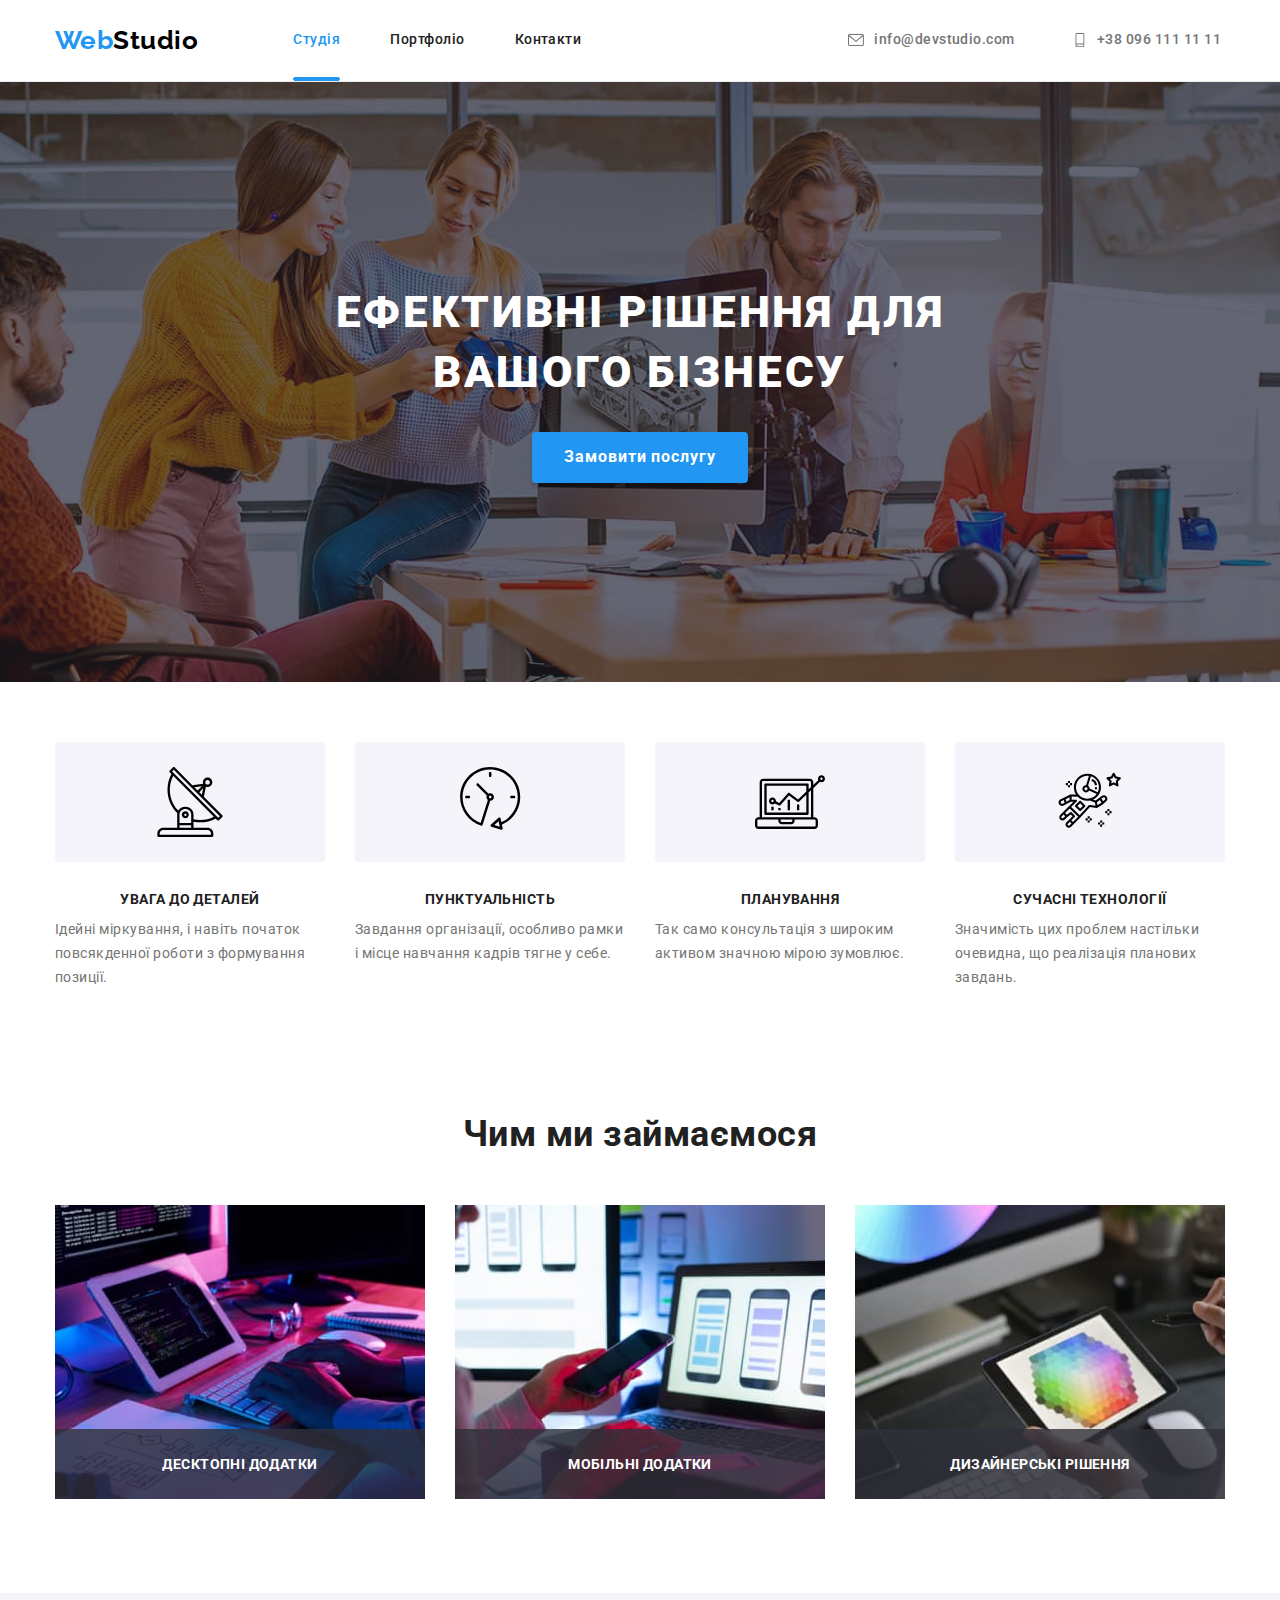
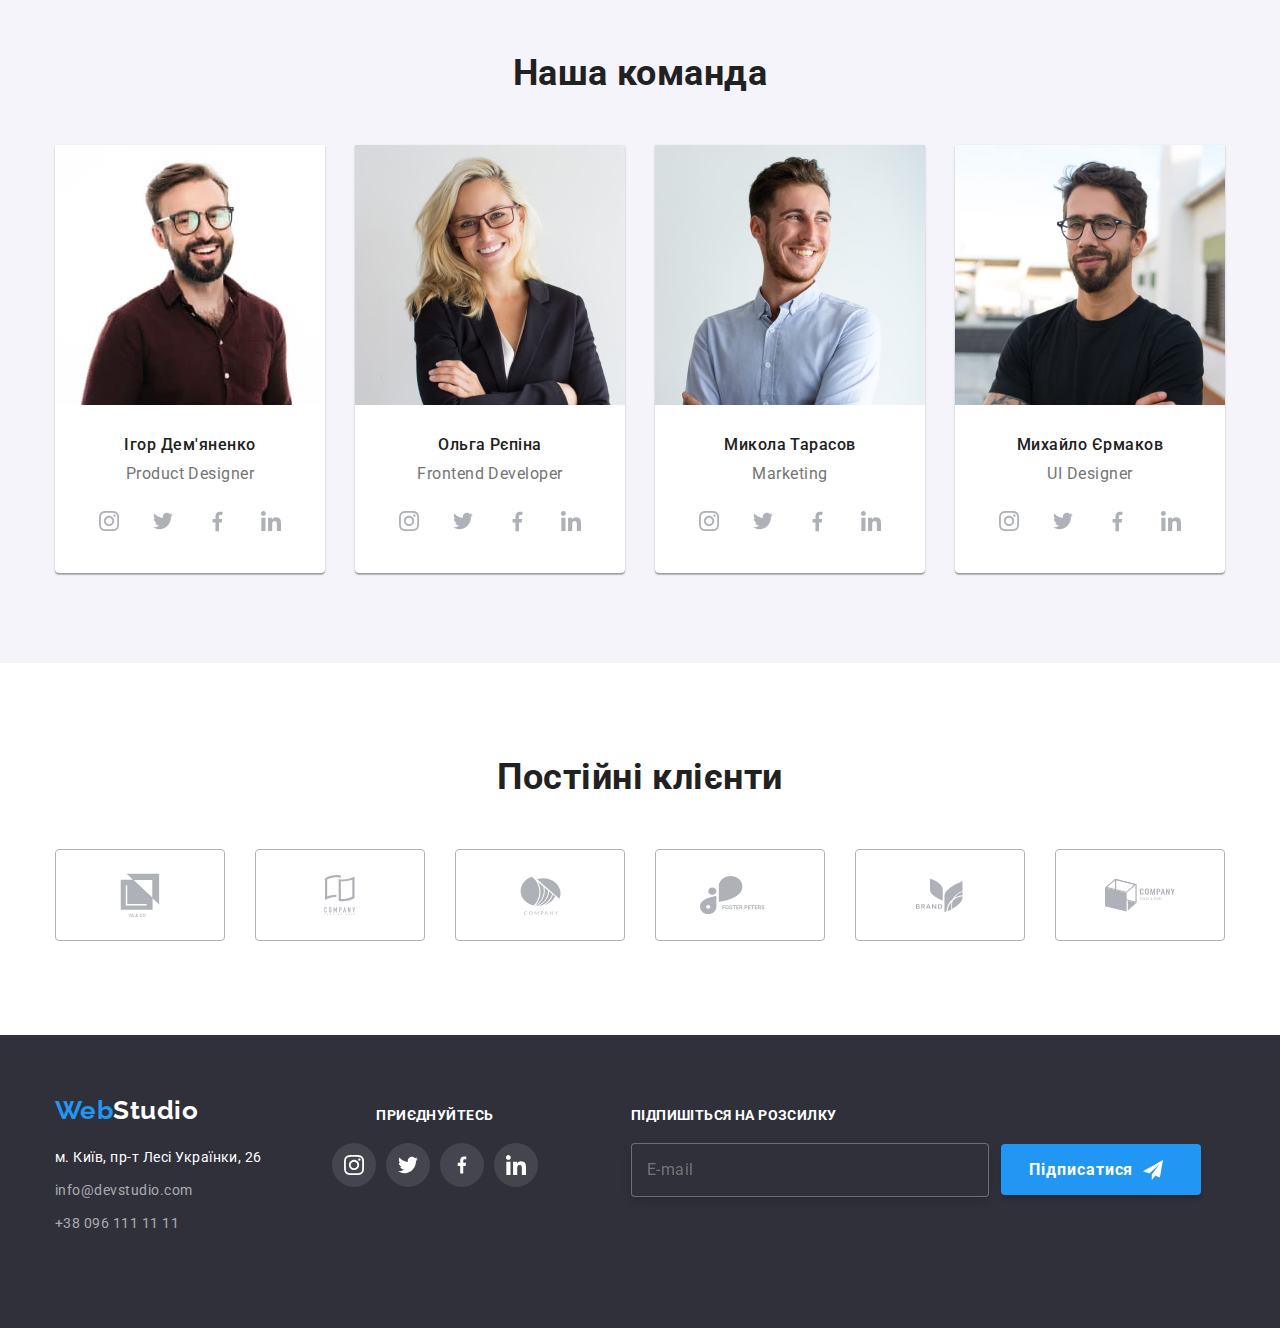
<file: index.html>
<!DOCTYPE html>
<html lang="en">

<head>
  <meta charset="UTF-8" />
  <meta http-equiv="X-UA-Compatible" content="IE=edge" />
  <meta name="viewport" content="width=device-width, initial-scale=1.0" />
  <title>студія</title>
  <link rel="stylesheet" href="https://cdnjs.cloudflare.com/ajax/libs/modern-normalize/1.1.0/modern-normalize.min.css">
  <link href="https://fonts.googleapis.com/css2?family=Raleway:wght@700&family=Roboto:wght@400;500;700;900&display=swap"
    rel="stylesheet">
  <link rel="stylesheet" href="css/main.min.css">
</head>

<body is-open>
  <!-- header-->
  <header class="header">
    <div class="heder__wraper-conter conteiner">
      <a class="logo" href="index.html"><span class="text">Web</span>Studio</a>
      <button class="btn-menu js-open-menu">
        <svg width="40" Height="40" class="icon-menu ">
          <use href="images/sprites.svg#icon-menu_40px"></use>
        </svg>
      </button>



      <div class="container-navigation js-menu-container">
        <button class="btn-menu-2 js-close-menu">
          <svg width="40" Height="40" class="icom-menu-close">
            <use href="images/sprites.svg#icon-close_40px"></use>
          </svg>
        </button>
        <nav>
          <ul class="navigation list">
            <li class="navigation__link navigation__element "><a href="index.html"
                class="navigation__btn navigation__btn-activ navigation__btncorrent">Студія</a></li>
            <li class="navigation__link navigation__element"><a href="portfolio.html"
                class="navigation__btn">Портфоліо</a></li>
            <li class="navigation__link navigation__element"><a href="#" class="navigation__btn">Контакти</a></li>
          </ul>
        </nav>
        <ul class="communication list">
          <li class="communication__link ">
            <a href="mailto:info@devstudio.com" class="communication__mail"> <svg width="16" Height="12"
                class="communication__icon-mail">
                <use href="images/sprites.svg#icon-envelope"></use>
              </svg>info@devstudio.com</a>
          </li>
          <li class="communication__link "><a href="tel:+380961111111" class="communication__tel"><svg width="14"
                Height="16" class="communication__icon-tel">
                <use href="images/sprites.svg#icon-smartphone-2"></use>
              </svg>+38 096 111 11 11</a>
          </li>
        </ul>
        <ul class="seti">
          <li class="seti-name">Instagram</li>
          <li class="seti-name">Twitter</li>
          <li class="seti-name">Facebook</li>
          <li class="seti-name last">LinkedIn</li>
        </ul>
      </div>
    </div>
  </header>

  <header class="header-tablet">
    <div class="conteiner">
      <a class="logo" href="index.html"><span class="text">Web</span>Studio</a>
      <nav>
        <ul class="navigation list">
          <li class="navigation__link navigation__element"><a href="index.html"
              class="navigation__btn navigation__btn-activ navigation__btncorrent">Студія</a></li>
          <li class="navigation__link navigation__element"><a href="portfolio.html"
              class="navigation__btn">Портфоліо</a>
          </li>
          <li class="navigation__link navigation__element"><a href="#" class="navigation__btn">Контакти</a></li>
        </ul>
      </nav>
      <ul class="communication">
        <li class="communication__link ">
          <a href="mailto:info@devstudio.com" class="communication__mail"> <svg width="16" Height="12"
              class="communication__icon-mail">
              <use href="images/sprites.svg#icon-envelope"></use>
            </svg>info@devstudio.com</a>
        </li>
        <li class="communication__link "><a href="tel:+380961111111" class="communication__tel"><svg width="14"
              Height="16" class="communication__icon-tel">
              <use href="images/sprites.svg#icon-smartphone-2"></use>
            </svg>+38 096 111 11 11</a>
        </li>
      </ul>
    </div>
  </header>






  <main>
    <!-- hero -->
    <section class="hero">
      <div class="conteiner">
        <div class="hero__wraper">
          <h1 class="hero__title">Ефективні рішення для вашого бізнесу</h1>
          <button type="button" class="hero__button" data-modal-open>Замовити послугу</button>
          <!-- modalka -->
          <div class="modal is-hidden " data-modal>
            <div class="modal__content">
              <h1 class="modal__title">Залиште свої дані, ми вам передзвонимо</h1>
              <form action="" class="">
                <div class="form">
                  <label for="username" class="form__text">
                    Ім'я</label>
                  <input class="form__imput form__imput-name" type="text" name="username" id="username">
                  <svg width="18" Height="18" class="form__icon">
                    <use href="images/sprites.svg#icon-person-black-18dp-1"></use>
                  </svg>
                </div>
                <div class="form">
                  <label for="" class="form__text">
                    Телефон</label>
                  <input class="form__imput form__imput-phone" type="text" name="phone_number">
                  <svg width="18" Height="18" class="form__icon">
                    <use href="images/sprites.svg#icon-phone-black-18dp-1"></use>
                  </svg>
                </div>
                <div class="form">
                  <label for="" class="form__text">
                    Пошта</label>
                  <input class="form__imput form__imput-email" type="email" name="email">
                  <svg width="18" Height="18" class="form__icon">
                    <use href="images/sprites.svg#icon-email-black-18dp-1"></use>
                  </svg>
                </div>
                <div class="form">
                  <label for="" class="form__text">
                    Коментар</label>
                  <textarea class="form__imput form__imput-feedback" name="feedback" rows="5"
                    placeholder="Введіть текст"></textarea>
                </div>

                <div class="form-margin">
                  <label for="chek" class="form__chek">
                    <input class="form__checkbox" type="checkbox" name="agree" checked id="chek" />

                    <svg width="16" Height="15" class="form__icon-checkbox">
                      <use href="images/sprites.svg#icon-icon-check-1"></use>
                    </svg>

                    <svg width="16" Height="15" class="form__icon-box">
                      <use href="images/sprites.svg#icon-kvadrat"></use>
                    </svg>


                    Погоджуюся з розсилкою та приймаю <a href=""><span class="form__text-span"> Умови
                        договору</span></a>
                  </label>
                </div>
              </form>
              <div class="button"><button type="submit" class="button-submit">Відправити</button></div>
              <button type="button" class="modal__button" data-modal-close>
                <svg width="18" height="18" class="modal__icon-close">
                  <use href="images/sprites.svg#icon-close1-1"></use>
                </svg></button>
            </div>
          </div>
        </div>
      </div>
    </section>

    <!-- advantage firm-->
    <section>
      <div class="advantage conteiner">
        <h2 class="advantage__title">Переваги фірми</h2>
        <ul class="advantage__list">
          <li class="advantage__item">
            <div class="advantage__icon"><svg width="70" height="70">
                <use href="images/sprites.svg#icon-antenna-1-1"></use>
              </svg></div>
            <h3 class="advantage__title-two">УВАГА ДО ДЕТАЛЕЙ</h3>
            <p class="advantage__text">
              Ідейні міркування, і навіть початок повсякденної роботи з
              формування позиції.
            </p>
          </li>
          <li class="advantage__item">
            <div class="advantage__icon"> <svg width="70" height="70">
                <use href="images/sprites.svg#icon-clock-1"></use>
              </svg></div>
            <h3 class="advantage__title-two">ПУНКТУАЛЬНІСТЬ</h3>
            <p class="advantage__text">
              Завдання організації, особливо рамки і місце навчання кадрів тягне
              у себе.
            </p>
          </li>
          <li class="advantage__item">
            <div class="advantage__icon"><svg width="70" height="70">
                <use href="images/sprites.svg#icon-diagram-1"></use>
              </svg></div>
            <h3 class="advantage__title-two">ПЛАНУВАННЯ</h3>
            <p class="advantage__text">
              Так само консультація з широким активом значною мірою зумовлює.
            </p>
          </li>
          <li class="advantage__item">
            <div class="advantage__icon"><svg width="70" height="70">
                <use href="images/sprites.svg#icon-astronaut-1"></use>
              </svg></div>
            <h3 class="advantage__title-two">СУЧАСНІ ТЕХНОЛОГІЇ</h3>
            <p class="advantage__text">
              Значимість цих проблем настільки очевидна, що реалізація планових
              завдань.
            </p>
          </li>
        </ul>
      </div>
    </section>

    <!-- Whot working -->
    <section>
      <div class="working conteiner">
        <h2 class="working__title">Чим ми займаємося</h2>
        <ul class="working__list ">
          <li class="working__item">
            <picture>
              <source media="(min-width: 1200px)" srcset="./images/work/typing.jpg, ./images/work/typing@2x.jpg 2x">
              <img class="working__foto" src="./images/work/typing.jpg" alt="Набор коду на ПК" width="370" />
            </picture>
            <h3 class="working__tetx">Десктопні додатки</h3>
          </li>
          <li class="working__item">
            <picture>
              <source media="(min-width: 1200px)" srcset="./images/work/mobile.jpg, ./images/work/mobile@2x.jpg 2x">
              <img class="working__foto" src="./images/box2.jpg" alt="Телефон в рукі" width="370" />
            </picture>
            <h3 class="working__tetx">Мобільні додатки</h3>
          </li>
          <li class="working__item">
            <picture>
              <source media="(min-width: 1200px)" srcset="./images/work/rgb.jpg, ./images/work/rgb@2x.jpg 2x">
              <img class="working__foto" src="./images/box3.jpg" alt="Вибор колору на планшеті" width="370" />
            </picture>
            <h3 class="working__tetx">Дизайнерські рішення</h3>
          </li>
        </ul>
      </div>
    </section>


    <!-- Our team team__container-->

    <section class="beckground">

      <div class="team conteiner">
        <h2 class="team__title">Наша команда</h2>


        <ul class="team__list">
          <li class="team__card">
            <picture>
              <source media="(min-width: 1200px)" 
              srcset="./images/team/demyanenko-desktop.jpg, ./images/team/demyanenko-desktop@2x.jpg 2x">
              <source media="(min-width: 768px)"
              srcset="./images/team/demyanenko-tablet.jpg, ./images/team/demyanenko-tablet@2x.jpg 2x">
              <source media="(max-width: 767.9px)"
              srcset="./images/team/demyanenko-mobile.jpg, ./images/team/demyanenko-mobile@2x.jpg 2x">
            <img class="team__foto" src="images/ihor.jpg" alt="працівник Ігор" /></picture>
            <div class="team__wraper">
              <h3 class="team__name">Ігор Дем'яненко</h3>
              <p class="team__post">Product Designer</p>
              <ul class="team__netwokr">
                <li class="team__netwokr-list">
                  <a href="" class="team__netwokr-link"><svg width="20" viewBox="0 0 100 100"
                      class="team__netwokr-icon">
                      <use href="images/sprites.svg#icon-instagram-2"></use>
                    </svg></a>
                </li>
                <li class="team__netwokr-list"><a href="" class="team__netwokr-link"><svg width="20"
                      viewBox="0 0 100 100" class="team__netwokr-icon">
                      <use href="images/sprites.svg#icon-twitter-1"></use>
                    </svg></a>
                </li>
                <li class="team__netwokr-list"><a href="" class="team__netwokr-link fb"><svg width="23" height="23"
                      viewBox="0 0 100 100" class="team__netwokr-icon">
                      <use href="images/sprites.svg#icon-facebook-1"></use>
                    </svg></a>
                </li>
                <li class="team__netwokr-list"><a href="" class="team__netwokr-link"><svg width="20"
                      viewBox="0 0 100 100" class="team__netwokr-icon">
                      <use href="images/sprites.svg#icon-linkedin-1"></use>
                    </svg></a>
                </li>
              </ul>
            </div>
          </li>

          <li class="team__card">
            <picture>
              <source media="(min-width: 1200px)" 
              srcset="./images/team/repina-desktop.jpg x1, ./images/team/repina-desktop@2x.jpg 2x">
              <source media="(min-width: 768px)" 
              srcset="./images/team/repina-tablet.jpg x1, ./images/team/repina-tablet@2x.jpg 2x">
              <source media="(max-width: 767.9px)" 
              srcset="./images/team/repina-mobile.jpg x1, ./images/team/repina-mobile@2x.jpg 2x">
            <img class="team__foto" src="images/olha.jpg" alt="працівник Ольга" /></picture>
            <div class="team__wraper">
              <h3 class="team__name">Ольга Рєпіна</h3>
              <p class="team__post">Frontend Developer</p>
              <ul class="team__netwokr">
                <li class="team__netwokr-list">
                  <a href="" class="team__netwokr-link"><svg width="20" viewBox="0 0 100 100"
                      class="team__netwokr-icon">
                      <use href="images/sprites.svg#icon-instagram-2"></use>
                    </svg></a>
                </li>
                <li class="team__netwokr-list">
                  <a href="" class="team__netwokr-link"><svg width="20" viewBox="0 0 100 100"
                      class="team__netwokr-icon">
                      <use href="images/sprites.svg#icon-twitter-1"></use>
                    </svg></a>
                </li>
                <li class="team__netwokr-list"><a href="" class="team__netwokr-link fb"><svg width="23" height="23"
                      viewBox="0 0 100 100" class="team__netwokr-icon">
                      <use href="images/sprites.svg#icon-facebook-1"></use>
                    </svg></a>
                </li>
                <li class="team__netwokr-list"><a href="" class="team__netwokr-link"><svg width="20"
                      viewBox="0 0 100 100" class="team__netwokr-icon">
                      <use href="images/sprites.svg#icon-linkedin-1"></use>
                    </svg></a>
                </li>
              </ul>
            </div>
          </li>



          <li class="team__card">
            <picture>
            <source media="(min-width: 1200px)"
              srcset="./images/team/tarasov-desktop.jpg x1, ./images/team/tarasov-desktop@2x.jpg 2x">
            <source media="(min-width: 768px)" 
            srcset="./images/team/tarasov-tablet.jpg x1, ./images/team/tarasov-tablet@2x.jpg 2x">
            <source media="(max-width: 767.9px)" 
            srcset="./images/team/tarasov-mobile.jpg x1, ./images/team/tarasov-mobile@2x.jpg 2x">
            <img class="team__foto" src="images/mykola.jpg" alt="працівник Микола" /></picture>
            <div class="team__wraper">
              <h3 class="team__name">Микола Тарасов</h3>
              <p class="team__post">Marketing</p>

              <ul class="team__netwokr">
                <li class="team__netwokr-list">
                  <a href="" class="team__netwokr-link"><svg width="20" viewBox="0 0 100 100"
                      class="team__netwokr-icon">
                      <use href="images/sprites.svg#icon-instagram-2"></use>
                    </svg></a>
                </li>
                <li class="team__netwokr-list"><a href="" class="team__netwokr-link"><svg width="20"
                      viewBox="0 0 100 100" class="team__netwokr-icon">
                      <use href="images/sprites.svg#icon-twitter-1"></use>
                    </svg></a></li>
                <li class="team__netwokr-list"><a href="" class="team__netwokr-link fb"><svg width="23" height="23"
                      viewBox="0 0 100 100" class="team__netwokr-icon">
                      <use href="images/sprites.svg#icon-facebook-1"></use>
                    </svg></a></li>
                <li class="team__netwokr-list"><a href="" class="team__netwokr-link"><svg width="20"
                      viewBox="0 0 100 100" class="team__netwokr-icon">
                      <use href="images/sprites.svg#icon-linkedin-1"></use>
                    </svg></a></li>
              </ul>
            </div>
          </li>


          </li>
          <li class="team__card">
            <picture>
              <source media="(min-width: 1200px)"
                srcset="./images/team/ermakov-desktop.jpg x1, ./images/team/ermakov-desktop@2x.jpg 2x">
              <source media="(min-width: 768px)" 
              srcset="./images/team/ermakov-tablet.jpg x1, ./images/team/ermakov-tablet@2x.jpg 2x">
              <source media="(max-width: 767.9px)" 
              srcset="./images/team/ermakov-mobile.jpg x1, ./images/team/ermakov-mobile@2x.jpg 2x">
            <img class="team__foto" src="images/mykhailo.jpg" alt="працівник Михайло" /></picture>
            <div class="team__wraper">
              <h3 class="team__name">Михайло Єрмаков</h3>
              <p class="team__post">UI Designer</p>

              <ul class="team__netwokr">
                <li class="team__netwokr-list">
                  <a href="" class="team__netwokr-link"><svg width="20" viewBox="0 0 100 100"
                      class="team__netwokr-icon">
                      <use href="images/sprites.svg#icon-instagram-2"></use>
                    </svg></a>
                </li>
                <li class="team__netwokr-list"><a href="" class="team__netwokr-link"><svg width="20" height="20"
                      viewBox="0 0 100 100" class="team__netwokr-icon">
                      <use href="images/sprites.svg#icon-twitter-1"></use>
                    </svg></a></li>
                <li class="team__netwokr-list"><a href="" class="team__netwokr-link fb"><svg width="23" height="23"
                      class="team__netwokr-icon">
                      <use href="images/sprites.svg#icon-facebook-1"></use>
                    </svg></a></li>
                <li class="team__netwokr-list"><a href="" class="team__netwokr-link"><svg width="20"
                      viewBox="0 0 100 100" class="team__netwokr-icon">
                      <use href="images/sprites.svg#icon-linkedin-1"></use>
                    </svg></a></li>
              </ul>
            </div>
          </li>
        </ul>
      </div>

    </section>

    <!-- Regular-clients -->
    <section class="">
      <div class=" conteiner clients">
        <h1 class="clients__title">Постійні клієнти</h1>
        <ul class="clients__list">
          <li class="clients__card"><a href="" class="clients__link"><svg width="44" height="49" viewBox="0 0 100 100"
                class="clients__icon">
                <use href="images/sprites.svg#icon-group"></use>
              </svg></a></li>
          <li class="clients__card"><a href="" class="clients__link"><svg width="40" height="52" viewBox="0 0 100 100"
                width="41px" class="clients__icon">
                <use href="images/sprites.svg#icon-group-2"></use>
              </svg></a></li>
          <li class="clients__card"><a href="" class="clients__link"><svg width="41" height="43" viewBox="0 0 100 100"
                width="40" class="clients__icon">
                <use href="images/sprites.svg#icon-group-3"></use>
              </svg></a></li>
          <li class="clients__card"><a href="" class="clients__link"><svg width="80" height="80" viewBox="0 0 100 100"
                class="clients__icon">
                <use href="images/sprites.svg#icon-group-4"></use>
              </svg></a></li>
          <li class="clients__card"><a href="" class="clients__link"><svg width="59" height="47" viewBox="0 0 100 100"
                width="40" class="clients__icon">
                <use href="images/sprites.svg#icon-group-5"></use>
              </svg></a></li>
          <li class="clients__card"><a href="" class="clients__link"><svg width="70" height="80" viewBox="0 0 100 100"
                width="40" class="clients__icon">
                <use href="images/sprites.svg#icon-group-6"></use>
              </svg></a></li>
        </ul>
      </div>
    </section>

  </main>
  <!-- footer -->
  <footer class="footer">
    <div class="footer__container conteiner">
      <div class="wraper_tablet-logo">
        <div class="logo__wraper">
          <a class="footer_logo logo" href="index.html"><span class="text">Web</span>Studio</a>
        </div>
       <div> <address>
          <ul class="footer__list list">
            <li>
              <a class="footer__address" href="https://goo.gl/maps/K1UanMXqAidAnJSs7" target="_blank"
                rel="noopener noreferrer nofollow">
                м. Київ, пр-т Лесі Українки, 26</a>
            </li>
            <li class="footer__communication">
              <a href="mailto:info@devstudio.com" target="_blank"
                class="footer__communication-info">info@devstudio.com</a>
            </li>
            <li class="footer__communication">
              <a href="tel:+380961111111" class="footer__communication-info">+38 096 111 11 11</a>
            </li>
          </ul>
        </address></div>
      </div>
      <div class="footer__link-container">
        <h1 class="footer__title">Приєднуйтесь</h1>
        <ul class="footer__link">
          <li class="footer__list-network">
            <a href="" class="footer__link-network"><svg width="20" viewBox="0 0 100 100" class="footer__icon">
                <use href="images/sprites.svg#icon-instagram-2"></use>
              </svg></a>
          </li>
          <li class="footer__list-network"><a href="" class="footer__link-network"><svg width="20" height="20"
                viewBox="0 0 100 100" class="footer__icon">
                <use href="images/sprites.svg#icon-twitter-1"></use>
              </svg></a></li>
          <li class="footer__list-network"><a href="" class="footer__link-network"><svg width="23" height="23"
                viewBox="0 0 100 100" class="footer__icon">
                <use href="images/sprites.svg#icon-facebook-1"></use>
              </svg></a></li>
          <li class="footer__list-network"><a href="" class="footer__link-network"><svg width="20" viewBox="0 0 100 100"
                class="footer__icon">
                <use href="images/sprites.svg#icon-linkedin-1"></use>
              </svg></a></li>
        </ul>
      </div>
      <div class="footer__mail">
        <h1 class="footer__text">Підпишіться на розсилку</h1>
        <form action="" class="footer__form">
          <input class="footer__imput" type="email" name="email" placeholder="E-mail">
          <div class="btn-wraper">
            <button class="footer__btn">
              Підписатися
              <svg width="20" viewBox="0 0 100 100" class="footer__icon-distribution">
                <use href="images/sprites.svg#icon-icon-send"></use>
              </svg>
            </button>
          </div>
        </form>
      </div>
    </div>
  </footer>




  <script src="./JS/modal.js"></script>
  <script src="./JS/menu.js"></script>
</body>

</html>
</file>
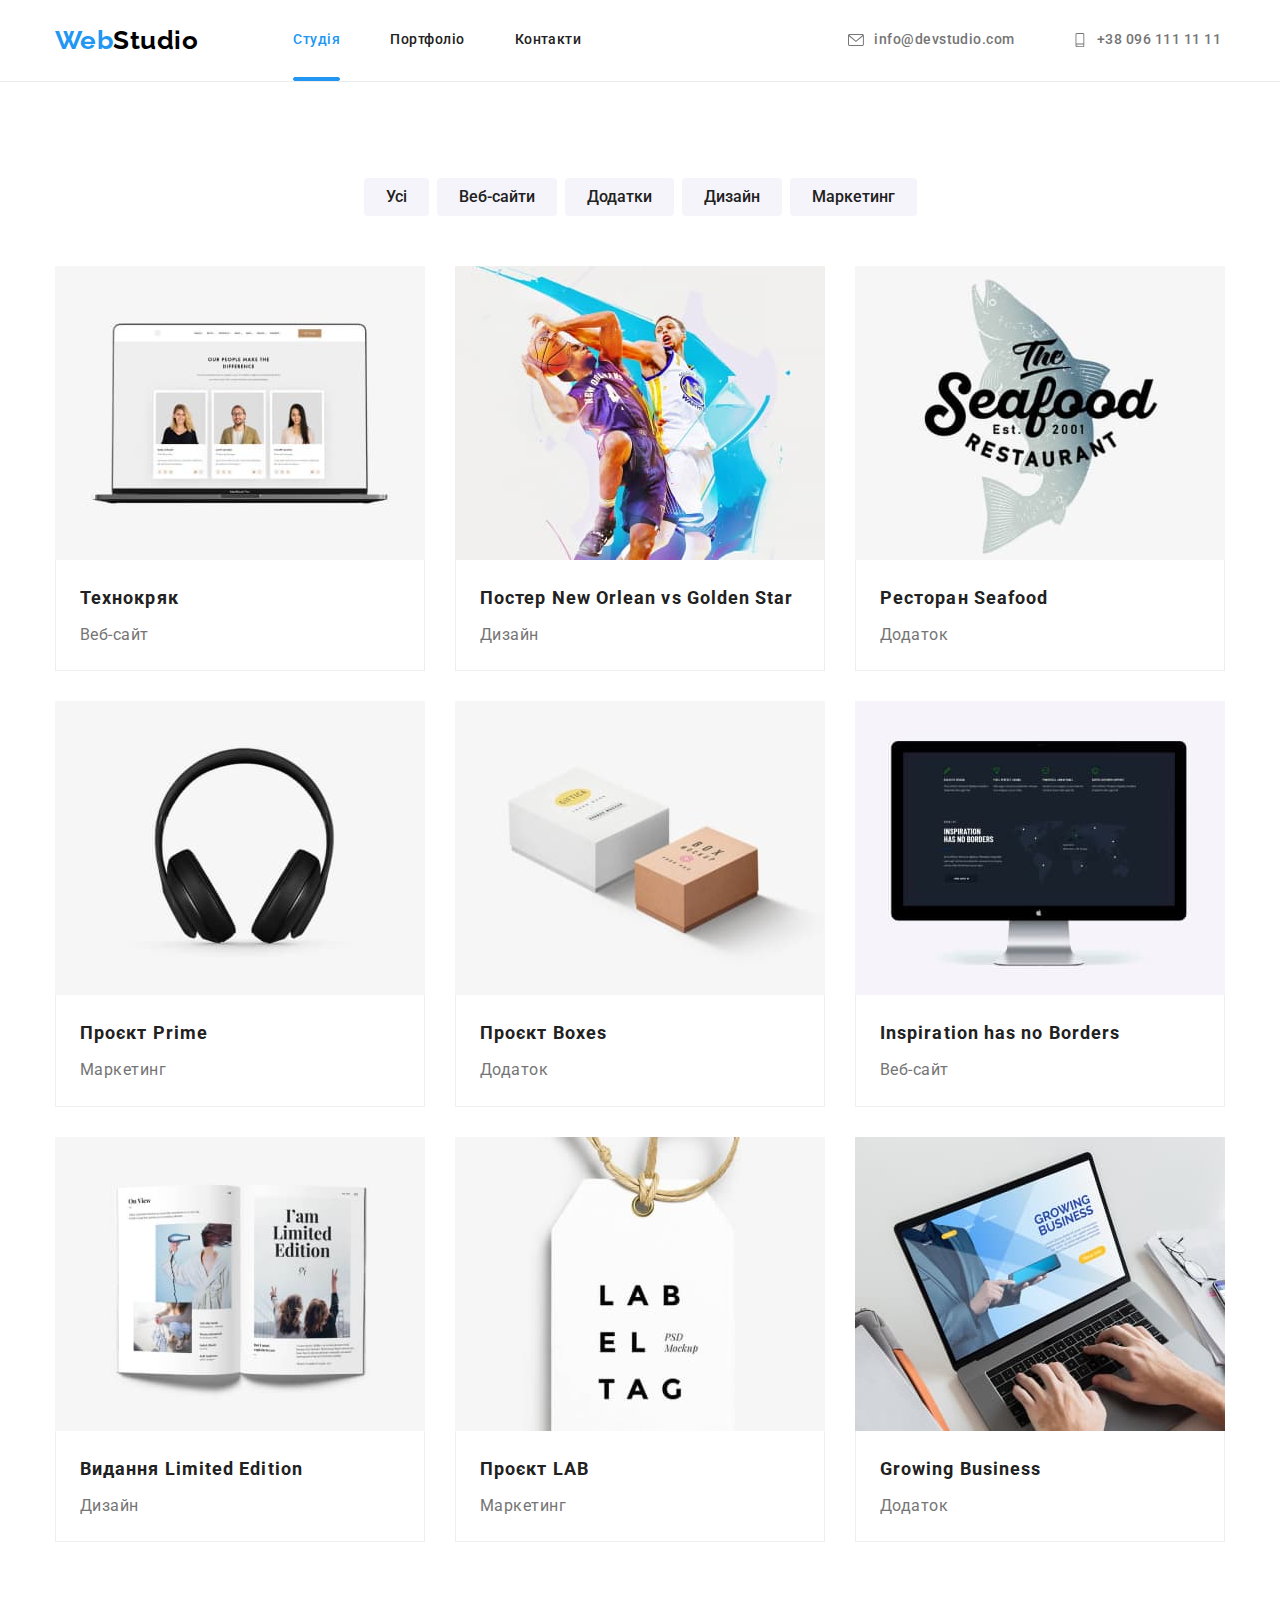
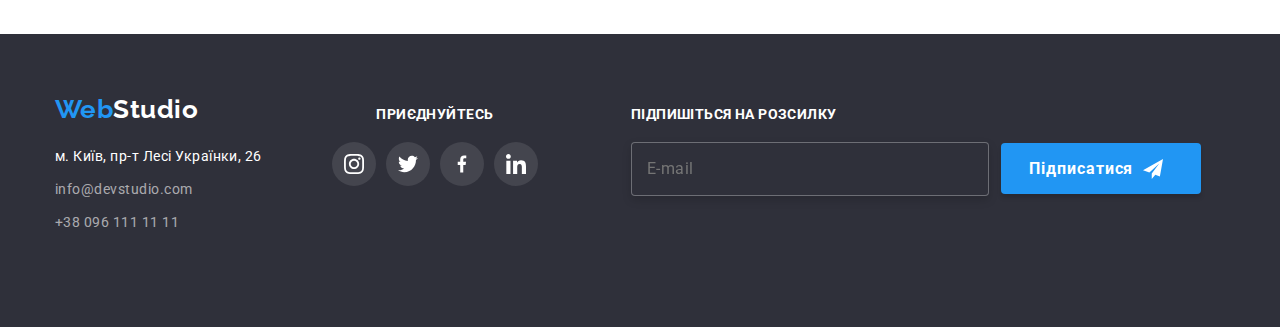
<file: portfolio.html>
<!DOCTYPE html>
<html lang="en">

<head>
  <meta charset="UTF-8" />
  <meta http-equiv="X-UA-Compatible" content="IE=edge" />
  <meta name="viewport" content="width=device-width, initial-scale=1.0" />
  <title>студія</title>
  <link rel="stylesheet" href="https://cdnjs.cloudflare.com/ajax/libs/modern-normalize/1.1.0/modern-normalize.min.css">
  <link href="https://fonts.googleapis.com/css2?family=Raleway:wght@700&family=Roboto:wght@400;500;700;900&display=swap"
    rel="stylesheet">
  <link rel="stylesheet" href="css/main.min.css">
</head>

<body is-open>
  <!-- header-->
  <header class="header">
    <div class="heder__wraper-conter conteiner">
      <a class="logo" href="index.html"><span class="text">Web</span>Studio</a>
      <button class="btn-menu js-open-menu">
        <svg width="40" Height="40" class="icon-menu ">
          <use href="images/sprites.svg#icon-menu_40px"></use>
        </svg>
      </button>



      <div class="container-navigation js-menu-container">
        <button class="btn-menu-2 js-close-menu">
          <svg width="40" Height="40" class="icom-menu-close">
            <use href="images/sprites.svg#icon-close_40px"></use>
          </svg>
        </button>
        <nav>
          <ul class="navigation list">
            <li class="navigation__link navigation__element "><a href="index.html"
                class="navigation__btn navigation__btn-activ navigation__btncorrent">Студія</a></li>
            <li class="navigation__link navigation__element"><a href="portfolio.html"
                class="navigation__btn">Портфоліо</a></li>
            <li class="navigation__link navigation__element"><a href="#" class="navigation__btn">Контакти</a></li>
          </ul>
        </nav>
        <ul class="communication list">
          <li class="communication__link ">
            <a href="mailto:info@devstudio.com" class="communication__mail"> <svg width="16" Height="12"
                class="communication__icon-mail">
                <use href="images/sprites.svg#icon-envelope"></use>
              </svg>info@devstudio.com</a>
          </li>
          <li class="communication__link "><a href="tel:+380961111111" class="communication__tel"><svg width="14"
                Height="16" class="communication__icon-tel">
                <use href="images/sprites.svg#icon-smartphone-2"></use>
              </svg>+38 096 111 11 11</a>
          </li>
        </ul>
        <ul class="seti">
          <li class="seti-name">Instagram</li>
          <li class="seti-name">Twitter</li>
          <li class="seti-name">Facebook</li>
          <li class="seti-name last">LinkedIn</li>
        </ul>
      </div>
    </div>
  </header>

  <header class="header-tablet">
    <div class="conteiner">
      <a class="logo" href="index.html"><span class="text">Web</span>Studio</a>
      <nav>
        <ul class="navigation list">
          <li class="navigation__link navigation__element"><a href="index.html"
              class="navigation__btn navigation__btn-activ navigation__btncorrent">Студія</a></li>
          <li class="navigation__link navigation__element"><a href="portfolio.html"
              class="navigation__btn">Портфоліо</a>
          </li>
          <li class="navigation__link navigation__element"><a href="#" class="navigation__btn">Контакти</a></li>
        </ul>
      </nav>
      <ul class="communication">
        <li class="communication__link ">
          <a href="mailto:info@devstudio.com" class="communication__mail"> <svg width="16" Height="12"
              class="communication__icon-mail">
              <use href="images/sprites.svg#icon-envelope"></use>
            </svg>info@devstudio.com</a>
        </li>
        <li class="communication__link "><a href="tel:+380961111111" class="communication__tel"><svg width="14"
              Height="16" class="communication__icon-tel">
              <use href="images/sprites.svg#icon-smartphone-2"></use>
            </svg>+38 096 111 11 11</a>
        </li>
      </ul>
    </div>
  </header>

    <main>
        <h1 class="galeria__title">Gallery</h1>
        <section class="galeria" >
            <div class="conteiner">
                
                    <ul class="galeria__btn-list">
                        <li class="galeria__btn-link">
                            <button type="button" class="galeria__btn">Усі</button>
                        </li>
                        <li class="galeria__btn-link">
                            <button type="button" class="galeria__btn">Веб-сайти</button>
                        </li>
                        <li class="galeria__btn-link">
                            <button type="button" class="galeria__btn">Додатки</button>
                        </li>
                      
                        <li class="galeria__btn-link foo">
                            <button type="button" class="galeria__btn">Дизайн</button>
                        </li>
                        <li class="galeria__btn-link foo">
                            <button type="button" class="galeria__btn">Маркетинг</button>
                        </li>
                    </ul>
                
                
                    <ul class="galeria__list">
                        <li class="galeria__icon">
                          <a href="" class="galeria__card"> 
                            <div class="galeria__text-card">
                              <img class="galeria__foto"  src="./images/macbok1.jpg" alt="Ноутбук" width="" />
                              <p class="galeria__text-opaciti">Ресурс пропонує комплексні пропозиції з різним рівнем функціоналу та сервісів. Все це дозволить відвідувачу отримати вичерпні відомості про компанію чи приватну особу.</p>
                           </div>
                            <div class="galeria__card-text">
                                <h2 class="galeria__card-title">Технокряк</h2>
                                <p class="galeria__text">Веб-сайт</p>
                            </div>
                          </a> 
                        </li>
                        <li class="galeria__icon">
                           <a href="" class="galeria__card">
                            <div class="galeria__text-card">
                              <img class="galeria__foto" src="./images/basketbol2.jpg" alt="Баскетболісти" width="" />
                              <p class="galeria__text-opaciti">Ресурс пропонує комплексні пропозиції з різним рівнем функціоналу та сервісів. Все це дозволить відвідувачу отримати вичерпні відомості про компанію чи приватну особу.</p>
                            </div> 
                            <div class="galeria__card-text">
                                <h2 class="galeria__card-title">
                                    Постер New Orlean vs Golden Star
                                </h2>
                                <p class="galeria__text">Дизайн</p>
                                
                            </div></a>
                        </li>
                        <li class="galeria__icon">
                           <a href=""class="galeria__card">
                            <div class="galeria__text-card"><img class="galeria__foto" src="./images/imege3.jpg" alt="Малюнок з надписом" width="" />
                              <p class="galeria__text-opaciti">Ресурс пропонує комплексні пропозиції з різним рівнем функціоналу та сервісів. Все це дозволить відвідувачу отримати вичерпні відомості про компанію чи приватну особу.</p>
                            </div> 
                            <div class="galeria__card-text">
                                <h2 class="galeria__card-title">Ресторан Seafood</h2>
                                <p class="galeria__text">Додаток</p>
                                
                            </div></a>
                        </li>
                        <li class="galeria__icon">
                           <a href=""class="galeria__card">
                            <div class="galeria__text-card"> <img class="galeria__foto" src="./images/naushnik4.jpg" alt="Навушники" width="" /> 
                            <p class="galeria__text-opaciti">Ресурс пропонує комплексні пропозиції з різним рівнем функціоналу та сервісів. Все це дозволить відвідувачу отримати вичерпні відомості про компанію чи приватну особу.</p></div>
                            <div class="galeria__card-text">
                                <h2 class="galeria__card-title">Проєкт Prime</h2>
                                <p class="galeria__text">Маркетинг</p>
                               
                            </div></a>
                        </li>
                        <li class="galeria__icon">
                            <a href=""class="galeria__card">
                              <div class="galeria__text-card"><img class="galeria__foto" src="./images/box5.jpg" alt="Дві коробки" width="370" />
                              <p class="galeria__text-opaciti">Ресурс пропонує комплексні пропозиції з різним рівнем функціоналу та сервісів. Все це дозволить відвідувачу отримати вичерпні відомості про компанію чи приватну особу.</p></div>
                            <div class="galeria__card-text">
                                <h2 class="galeria__card-title">Проєкт Boxes</h2>
                                <p class="galeria__text">Додаток</p>
                                
                            </div></a>
                        </li>
                        <li class="galeria__icon">
                            <a href=""class="galeria__card">
                              <div class="galeria__text-card"><img class="galeria__foto" src="./images/monitor6.jpg" alt="Монітор apple" width="370" />
                               <p class="galeria__text-opaciti">Ресурс пропонує комплексні пропозиції з різним рівнем функціоналу та сервісів. Все це дозволить відвідувачу отримати вичерпні відомості про компанію чи приватну особу.</p></div>
                            <div class="galeria__card-text">
                                <h2 class="galeria__card-title">Inspiration has no Borders</h2>
                                <p class="galeria__text">Веб-сайт</p>
                               
                            </div> </a>
                        </li>
                        <li class="galeria__icon">
                           <a href=""class="galeria__card">
                            <div class="galeria__text-card"> <img class="galeria__foto" src="./images/book7.jpg" alt="Книжка" width="" />
                            <p class="galeria__text-opaciti">Ресурс пропонує комплексні пропозиції з різним рівнем функціоналу та сервісів. Все це дозволить відвідувачу отримати вичерпні відомості про компанію чи приватну особу.</p></div>
                            <div class="galeria__card-text">
                                <h2 class="galeria__card-title">Видання Limited Edition</h2>
                                <p class="galeria__text">Дизайн</p>
                                
                            </div> </a>
                        </li>
                        <li class="galeria__icon">
                            <a href=""class="galeria__card">
                              <div class="galeria__text-card"><img class="galeria__foto" src="./images/amulet8.jpg" alt="Амулет з надписом" width="" />
                              <p class="galeria__text-opaciti">Ресурс пропонує комплексні пропозиції з різним рівнем функціоналу та сервісів. Все це дозволить відвідувачу отримати вичерпні відомості про компанію чи приватну особу.</p></div>
                            <div class="galeria__card-text">
                                <h2 class="galeria__card-title">Проєкт LAB</h2>
                                <p class="galeria__text">Маркетинг</p>
           
                            </div></a>
                        </li>
                        <li class="galeria__icon">
                           <a href=""class="galeria__card">
                            <div class="galeria__text-card"> <img class="galeria__foto" src="./images/jobbuk9.jpg" alt="Робота на ноутбукі" width="" /> 
                            <p class="galeria__text-opaciti">Ресурс пропонує комплексні пропозиції з різним рівнем функціоналу та сервісів. Все це дозволить відвідувачу отримати вичерпні відомості про компанію чи приватну особу.</p></div>
                            <div class="galeria__card-text">
                                <h2 class="galeria__card-title">Growing Business</h2>
                                <p class="galeria__text">Додаток</p>         
                            </div></a>
                        </li>
                    </ul>
            </div>
        </section>
    </main>

  <!-- footer -->
  <footer class="footer">
    <div class="footer__container conteiner">
      <div class="wraper_tablet-logo">
        <div class="logo__wraper">
          <a class="footer_logo logo" href="index.html"><span class="text">Web</span>Studio</a>
        </div>
        <div>
          <address>
            <ul class="footer__list list">
              <li>
                <a class="footer__address" href="https://goo.gl/maps/K1UanMXqAidAnJSs7" target="_blank"
                  rel="noopener noreferrer nofollow">
                  м. Київ, пр-т Лесі Українки, 26</a>
              </li>
              <li class="footer__communication">
                <a href="mailto:info@devstudio.com" target="_blank"
                  class="footer__communication-info">info@devstudio.com</a>
              </li>
              <li class="footer__communication">
                <a href="tel:+380961111111" class="footer__communication-info">+38 096 111 11 11</a>
              </li>
            </ul>
          </address>
        </div>
      </div>
      <div class="footer__link-container">
        <h1 class="footer__title">Приєднуйтесь</h1>
        <ul class="footer__link">
          <li class="footer__list-network">
            <a href="" class="footer__link-network"><svg width="20" viewBox="0 0 100 100" class="footer__icon">
                <use href="images/sprites.svg#icon-instagram-2"></use>
              </svg></a>
          </li>
          <li class="footer__list-network"><a href="" class="footer__link-network"><svg width="20" height="20"
                viewBox="0 0 100 100" class="footer__icon">
                <use href="images/sprites.svg#icon-twitter-1"></use>
              </svg></a></li>
          <li class="footer__list-network"><a href="" class="footer__link-network"><svg width="23" height="23"
                viewBox="0 0 100 100" class="footer__icon">
                <use href="images/sprites.svg#icon-facebook-1"></use>
              </svg></a></li>
          <li class="footer__list-network"><a href="" class="footer__link-network"><svg width="20" viewBox="0 0 100 100"
                class="footer__icon">
                <use href="images/sprites.svg#icon-linkedin-1"></use>
              </svg></a></li>
        </ul>
      </div>
      <div class="footer__mail">
        <h1 class="footer__text">Підпишіться на розсилку</h1>
        <form action="" class="footer__form">
          <input class="footer__imput" type="email" name="email" placeholder="E-mail">
          <div class="btn-wraper">
            <button class="footer__btn">
              Підписатися
              <svg width="20" viewBox="0 0 100 100" class="footer__icon-distribution">
                <use href="images/sprites.svg#icon-icon-send"></use>
              </svg>
            </button>
          </div>
        </form>
      </div>
    </div>
  </footer>
   


  <script src="./JS/modal.js"></script>
  <script src="./JS/menu.js"></script>
</body>

</html>
</file>
<file: css/main.min.css>
/*! normalize.css v8.0.1 | MIT License | github.com/necolas/normalize.css */html{line-height:1.15;-webkit-text-size-adjust:100%}body{margin:0}main{display:block}h1{font-size:2em;margin:.67em 0}hr{-webkit-box-sizing:content-box;box-sizing:content-box;height:0;overflow:visible}pre{font-family:monospace,monospace;font-size:1em}a{background-color:rgba(0,0,0,0)}abbr[title]{border-bottom:none;text-decoration:underline;-webkit-text-decoration:underline dotted;text-decoration:underline dotted}b,strong{font-weight:bolder}code,kbd,samp{font-family:monospace,monospace;font-size:1em}small{font-size:80%}sub,sup{font-size:75%;line-height:0;position:relative;vertical-align:baseline}sub{bottom:-0.25em}sup{top:-0.5em}img{border-style:none}button,input,optgroup,select,textarea{font-family:inherit;font-size:100%;line-height:1.15;margin:0}button,input{overflow:visible}button,select{text-transform:none}button,[type=button],[type=reset],[type=submit]{-webkit-appearance:button}button::-moz-focus-inner,[type=button]::-moz-focus-inner,[type=reset]::-moz-focus-inner,[type=submit]::-moz-focus-inner{border-style:none;padding:0}button:-moz-focusring,[type=button]:-moz-focusring,[type=reset]:-moz-focusring,[type=submit]:-moz-focusring{outline:1px dotted ButtonText}fieldset{padding:.35em .75em .625em}legend{-webkit-box-sizing:border-box;box-sizing:border-box;color:inherit;display:table;max-width:100%;padding:0;white-space:normal}progress{vertical-align:baseline}textarea{overflow:auto}[type=checkbox],[type=radio]{-webkit-box-sizing:border-box;box-sizing:border-box;padding:0}[type=number]::-webkit-inner-spin-button,[type=number]::-webkit-outer-spin-button{height:auto}[type=search]{-webkit-appearance:textfield;outline-offset:-2px}[type=search]::-webkit-search-decoration{-webkit-appearance:none}::-webkit-file-upload-button{-webkit-appearance:button;font:inherit}details{display:block}summary{display:list-item}template{display:none}[hidden]{display:none}a,p,ul,li,h1,h2,h3,button,address{padding:0;margin:0;list-style-type:none;text-decoration:none}img{display:block;max-width:100%;height:auto}.conteiner{margin:0 auto;padding-left:15px;padding-right:15px}@media screen and (min-width: 480px)and (max-width: 767.9px){.conteiner{margin:0 auto;width:480px;padding-left:15px;padding-right:15px}}@media screen and (min-width: 768px){.conteiner{margin:0 auto;width:768px;padding-left:15px;padding-right:15px}}@media screen and (min-width: 1200px){.conteiner{margin:0 auto;width:1200px;padding-left:15px;padding-right:15px}}:root{--primary-text-color: #212121;--focus-text-color: #2196F3;--other-text-color: #FFFFFF;--logo-text-color: #000000;--advantage-text-color: #757575}body{font-family:"Roboto",sans-serif;font-style:normal;letter-spacing:.03em;color:var(--primary-text-color);background-color:#fff}.advantage{padding-top:60px}.advantage__item:not(:last-child){margin-bottom:30px}.advantage__title{position:absolute;white-space:nowrap;width:1px;height:1px;overflow:hidden;border:0;padding:0;clip:rect(0 0 0 0);-webkit-clip-path:inset(50%);clip-path:inset(50%);margin:-1px}.advantage__icon{display:-webkit-box;display:-ms-flexbox;display:flex;-webkit-box-align:center;-ms-flex-align:center;align-items:center;-webkit-box-pack:center;-ms-flex-pack:center;justify-content:center;height:120px;background:#f5f4fa;border-radius:4px;margin-bottom:30px}.advantage__title-two{text-align:center;margin-bottom:10px;font-family:"Roboto";font-style:normal;font-weight:700;font-size:14px;line-height:1.14;text-transform:uppercase}.advantage__text{font-size:14px;line-height:1.7;color:var(--advantage-text-color)}@media screen and (min-width: 768px)and (max-width: 1199.9px){.advantage__list{display:-webkit-box;display:-ms-flexbox;display:flex;-ms-flex-wrap:wrap;flex-wrap:wrap;gap:30px;-webkit-box-pack:center;-ms-flex-pack:center;justify-content:center}.advantage__item{width:354px}}@media screen and (min-width: 1200px){.advantage .advantage{padding-top:94px}.advantage .advantage__list{margin:0;padding:0;display:-webkit-box;display:-ms-flexbox;display:flex}.advantage .advantage__item:not(:last-child){margin-right:30px}.advantage .advantage__title{position:absolute;white-space:nowrap;width:1px;height:1px;overflow:hidden;border:0;padding:0;clip:rect(0 0 0 0);-webkit-clip-path:inset(50%);clip-path:inset(50%);margin:-1px}.advantage .advantage__icon{display:-webkit-box;display:-ms-flexbox;display:flex;-webkit-box-align:center;-ms-flex-align:center;align-items:center;-webkit-box-pack:center;-ms-flex-pack:center;justify-content:center;width:270px;height:120px;background:#f5f4fa;border-radius:4px;margin-bottom:30px}.advantage .advantage__title-two{margin-bottom:10px;font-family:"Roboto";font-style:normal;font-weight:700;font-size:14px;line-height:1.14;text-transform:uppercase}.advantage .advantage__text{font-size:14px;line-height:1.7;color:var(--advantage-text-color)}}.modal{position:fixed;top:0;right:0;width:100%;height:100%;background-color:rgba(0,0,0,.2);-webkit-transition:opacity 450ms cubic-bezier(0.4, 0, 0.2, 1);transition:opacity 450ms cubic-bezier(0.4, 0, 0.2, 1);z-index:1}.modal.is-hidden{opacity:0;pointer-events:none;visibility:hidden}.modal__content{opacity:1;position:relative;top:50%;left:50%;-webkit-transform:translate(-50%, -50%);transform:translate(-50%, -50%);max-width:450px;height:609px;border-radius:4px;background-color:var(--other-text-color);z-index:5;padding:40px 39px 40px 41px}@media screen and (min-width: 1200px){.modal__content{min-width:528px}}@media screen and (max-width: 420px){.modal__content{height:600px}}.modal__button{position:absolute;top:5px;right:5px;background-color:var(--other-text-color);border-radius:50%;border:2px solid rgba(0,0,0,.1);width:30px;height:30px;display:-webkit-box;display:-ms-flexbox;display:flex;-webkit-box-align:center;-ms-flex-align:center;align-items:center;-webkit-box-pack:center;-ms-flex-pack:center;justify-content:center;cursor:pointer}.modal__icon-close{fill:currentColor;-webkit-transition:color 250ms cubic-bezier(0.4, 0, 0.2, 1);transition:color 250ms cubic-bezier(0.4, 0, 0.2, 1)}.modal__button:hover{color:var(--focus-text-color)}.modal__title{font-family:"Roboto";font-style:normal;font-weight:700;font-size:20px;line-height:23px;text-align:center;letter-spacing:.03em;margin-bottom:12px}.form{display:-webkit-box;display:-ms-flexbox;display:flex;-webkit-box-orient:vertical;-webkit-box-direction:normal;-ms-flex-direction:column;flex-direction:column}.form__text{color:var(--advantage-text-color);font-family:"Roboto";font-style:normal;font-weight:400;font-size:12px;line-height:14px;letter-spacing:.01em;margin-bottom:4px;text-align:left}.form__imput{position:relative;margin-bottom:10px;padding-top:10px;padding-bottom:10px;padding-left:40px;border:1px solid rgba(33,33,33,.2);border-radius:4px;cursor:pointer;-webkit-appearance:none;-moz-appearance:none;appearance:none;-webkit-transition:fill 250ms cubic-bezier(0.4, 0, 0.2, 1),border 250ms cubic-bezier(0.4, 0, 0.2, 1);transition:fill 250ms cubic-bezier(0.4, 0, 0.2, 1),border 250ms cubic-bezier(0.4, 0, 0.2, 1)}.form .form__imput.form__imput-feedback{resize:none;padding:10px 10px 10px 20px;height:124px;border:1px solid rgba(33,33,33,.2);border-radius:4px;cursor:pointer;-webkit-transition:border 250ms cubic-bezier(0.4, 0, 0.2, 1);transition:border 250ms cubic-bezier(0.4, 0, 0.2, 1);margin-bottom:-10px}.form__imput:focus{outline:0;outline-offset:0;border:1px solid var(--focus-text-color)}.form .form__imput-feedback:focus{outline:0;outline-offset:0;border:1px solid var(--focus-text-color)}.form__imput:focus+.form__icon{fill:var(--focus-text-color)}.form__icon{position:absolute;margin-left:12px;-webkit-transform:translateY(29px);transform:translateY(29px)}.form-margin{margin-top:20px}.form__chek{display:inline-block;margin-top:10px;padding-left:30px;font-family:"Roboto";font-style:normal;font-weight:400;font-size:12px;line-height:14px;letter-spacing:.03em;cursor:pointer}.form__checkbox{position:absolute;white-space:nowrap;width:1px;height:1px;overflow:hidden;border:0;padding:0;clip:rect(0 0 0 0);-webkit-clip-path:inset(50%);clip-path:inset(50%);margin:-1px}.form__text-span{color:var(--focus-text-color);margin-left:7px;border-bottom:1px solid var(--focus-text-color)}.form__icon-box{position:absolute;-webkit-transform:translateX(-28px);transform:translateX(-28px);margin-top:-2px}.form__icon-checkbox{position:absolute;-webkit-transform:translateX(-28px);transform:translateX(-28px);margin-top:-2px;opacity:1;-webkit-transition:opacity 250ms cubic-bezier(0.4, 0, 0.2, 1);transition:opacity 250ms cubic-bezier(0.4, 0, 0.2, 1);z-index:1}.form__checkbox:checked+.form__icon-checkbox{opacity:0}.button{display:-webkit-box;display:-ms-flexbox;display:flex;-webkit-box-pack:center;-ms-flex-pack:center;justify-content:center;margin-top:30px}.button-submit{display:-webkit-box;display:-ms-flexbox;display:flex;-webkit-box-pack:center;-ms-flex-pack:center;justify-content:center;background-color:#2196f3;padding:10px 52px 10px 52px;-webkit-box-shadow:0px 4px 4px rgba(0,0,0,.15);box-shadow:0px 4px 4px rgba(0,0,0,.15);border-radius:4px;border-width:0px;font-family:"Roboto";font-style:normal;font-weight:700;font-size:16px;line-height:30px;display:flex;-webkit-box-align:center;-ms-flex-align:center;align-items:center;text-align:center;letter-spacing:.06em;color:var(--other-text-color);cursor:pointer}.hero{background-color:var(--first-bgc);background-image:-webkit-gradient(linear, left top, right top, from(rgba(47, 48, 58, 0.4)), to(rgba(47, 48, 58, 0.4))),url("..images/hero-fon.jpg");background-image:linear-gradient(to right, rgba(47, 48, 58, 0.4), rgba(47, 48, 58, 0.4)),url("..images/hero-fon.jpg");background-size:cover;background-position:center;text-align:center;background-repeat:no-repeat;height:400px;max-width:1600px;margin:0 auto}@media screen and (max-width: 420px){.hero .hero__title{width:100%}}@media screen and (max-width: 767px){.hero{background-image:-webkit-gradient(linear, left top, right top, from(rgba(47, 48, 58, 0.4)), to(rgba(47, 48, 58, 0.4))),url("../images/hero/mobile.jpg");background-image:linear-gradient(to right, rgba(47, 48, 58, 0.4), rgba(47, 48, 58, 0.4)),url("../images/hero/mobile.jpg")}}@media screen and (max-width: 767px)and (min-device-pixel-ratio: 2),screen and (max-width: 767px)and (-webkit-min-device-pixel-ratio: 2),screen and (max-width: 767px)and (min-resolution: 192dpi),screen and (max-width: 767px)and (min-resolution: 2dppx){.hero{background-image:-webkit-gradient(linear, left top, right top, from(rgba(47, 48, 58, 0.4)), to(rgba(47, 48, 58, 0.4))),url("../images/hero/mobile@2x.jpg");background-image:linear-gradient(to right, rgba(47, 48, 58, 0.4), rgba(47, 48, 58, 0.4)),url("../images/hero/mobile@2x.jpg")}}@media screen and (min-width: 767px)and (max-width: 1200px){.hero{background-image:-webkit-gradient(linear, left top, right top, from(rgba(47, 48, 58, 0.4)), to(rgba(47, 48, 58, 0.4))),url("../images/hero/tablet.jpg");background-image:linear-gradient(to right, rgba(47, 48, 58, 0.4), rgba(47, 48, 58, 0.4)),url("../images/hero/tablet.jpg")}}@media screen and (min-width: 767px)and (max-width: 1200px)and (min-device-pixel-ratio: 2),screen and (min-width: 767px)and (max-width: 1200px)and (-webkit-min-device-pixel-ratio: 2),screen and (min-width: 767px)and (max-width: 1200px)and (min-resolution: 192dpi),screen and (min-width: 767px)and (max-width: 1200px)and (min-resolution: 2dppx){.hero{background-image:-webkit-gradient(linear, left top, right top, from(rgba(47, 48, 58, 0.4)), to(rgba(47, 48, 58, 0.4))),url("../images/hero/tablet@2x.jpg");background-image:linear-gradient(to right, rgba(47, 48, 58, 0.4), rgba(47, 48, 58, 0.4)),url("../images/hero/tablet@2x.jpg")}}@media screen and (min-width: 1200px){.hero{background-image:-webkit-gradient(linear, left top, right top, from(rgba(47, 48, 58, 0.4)), to(rgba(47, 48, 58, 0.4))),url("../images/hero/descktop.jpg");background-image:linear-gradient(to right, rgba(47, 48, 58, 0.4), rgba(47, 48, 58, 0.4)),url("../images/hero/descktop.jpg")}}@media screen and (min-width: 1200px)and (min-device-pixel-ratio: 2),screen and (min-width: 1200px)and (-webkit-min-device-pixel-ratio: 2),screen and (min-width: 1200px)and (min-resolution: 192dpi),screen and (min-width: 1200px)and (min-resolution: 2dppx){.hero{background-image:-webkit-gradient(linear, left top, right top, from(rgba(47, 48, 58, 0.4)), to(rgba(47, 48, 58, 0.4))),url("../images/hero/descktop@2x.jpg");background-image:linear-gradient(to right, rgba(47, 48, 58, 0.4), rgba(47, 48, 58, 0.4)),url("../images/hero/descktop@2x.jpg")}}.hero__wraper{display:-webkit-box;display:-ms-flexbox;display:flex;-webkit-box-orient:vertical;-webkit-box-direction:normal;-ms-flex-direction:column;flex-direction:column;-webkit-box-pack:center;-ms-flex-pack:center;justify-content:center;-webkit-box-align:center;-ms-flex-align:center;align-items:center;padding-top:118px;padding-bottom:118px}.hero__title{width:360px;font-family:"Roboto";font-style:normal;font-weight:900;font-size:26px;line-height:42px;text-align:center;letter-spacing:.06em;text-transform:uppercase;color:var(--other-text-color)}.hero__button{margin-top:30px;-webkit-box-shadow:0px 4px 4px rgba(0,0,0,.15);box-shadow:0px 4px 4px rgba(0,0,0,.15);font-family:"Roboto",sans-serif;background-color:var(--focus-text-color);font-weight:700;font-size:16px;line-height:1.9;letter-spacing:.06em;color:var(--other-text-color);padding:10px 32px 10px 32px;border-width:0px;box-shadow:0px 4px 4px rgba(0,0,0,.15);border-radius:4px;cursor:pointer;z-index:1}@media screen and (min-width: 1200px){.hero{height:600px}.hero__wraper{padding-top:200px}.hero__title{width:700px;font-family:"Roboto";font-style:normal;font-weight:900;font-size:44px;line-height:60px;text-align:center;letter-spacing:.06em;text-transform:uppercase;color:var(--other-text-color)}}.beckground{background-color:#f5f4fa}.team{padding-top:60px;padding-bottom:60px}.team__title{margin:0 0 50px 0;font-weight:700;font-size:36px;line-height:1.16;text-align:center}.team__list{margin:0}.team__card{background:#fff;-webkit-box-shadow:0px 1px 3px rgba(0,0,0,.12),0px 1px 1px rgba(0,0,0,.14),0px 2px 1px rgba(0,0,0,.2);box-shadow:0px 1px 3px rgba(0,0,0,.12),0px 1px 1px rgba(0,0,0,.14),0px 2px 1px rgba(0,0,0,.2);border-radius:0px 0px 4px 4px}.team__card{margin-bottom:30px}.team__wraper{padding-bottom:30px;padding-top:30px;padding-left:32px;padding-right:32px}.team__name{margin-bottom:10px;font-weight:500;font-size:16px;line-height:1.2;text-align:center}.team__post{margin-bottom:16px;font-size:16px;line-height:1.2;text-align:center;color:var(--advantage-text-color)}.team__netwokr{display:-webkit-box;display:-ms-flexbox;display:flex;-webkit-box-pack:center;-ms-flex-pack:center;justify-content:center}.team__netwokr-list:not(:last-child){margin-right:10px}.team__netwokr-link{display:-webkit-box;display:-ms-flexbox;display:flex;width:44px;height:44px;-webkit-box-pack:center;-ms-flex-pack:center;justify-content:center;-webkit-box-align:center;-ms-flex-align:center;align-items:center;border-radius:50%;color:#afb1b8;-webkit-transition:background-color 250ms cubic-bezier(0.4, 0, 0.2, 1),color 250ms cubic-bezier(0.4, 0, 0.2, 1);transition:background-color 250ms cubic-bezier(0.4, 0, 0.2, 1),color 250ms cubic-bezier(0.4, 0, 0.2, 1)}.team__netwokr-link:hover,.team__netwokr-link:focus{background-color:#2196f3;border-radius:50%;color:#f5f4fa}.team__netwokr-icon{fill:currentColor}@media screen and (min-width: 768px)and (max-width: 1199.9px){.team__list{display:-webkit-box;display:-ms-flexbox;display:flex;-ms-flex-wrap:wrap;flex-wrap:wrap;gap:30px}.team__card{width:354px}}@media screen and (min-width: 1200px){.team .team{margin:0 auto;width:1230px;padding-left:15px;padding-right:15px;padding-top:94px;padding-bottom:94px}.team .team__title{margin:0 0 50px 0;font-weight:700;font-size:36px;line-height:1.16;text-align:center}.team .team__list{display:-webkit-box;display:-ms-flexbox;display:flex;margin:0}.team .team__card{background:#fff;-webkit-box-shadow:0px 1px 3px rgba(0,0,0,.12),0px 1px 1px rgba(0,0,0,.14),0px 2px 1px rgba(0,0,0,.2);box-shadow:0px 1px 3px rgba(0,0,0,.12),0px 1px 1px rgba(0,0,0,.14),0px 2px 1px rgba(0,0,0,.2);border-radius:0px 0px 4px 4px}.team .team__card:not(:last-child){margin-right:30px}.team .team__wraper{padding-bottom:30px;padding-top:30px;padding-left:32px;padding-right:32px}.team .team__name{margin-bottom:10px;font-weight:500;font-size:16px;line-height:1.2;text-align:center}.team .team__post{margin-bottom:16px;font-size:16px;line-height:1.2;text-align:center;color:var(--advantage-text-color)}.team .team__netwokr{display:-webkit-box;display:-ms-flexbox;display:flex}.team .team__netwokr-list:not(:last-child){margin-right:10px}.team .team__netwokr-link{display:-webkit-box;display:-ms-flexbox;display:flex;width:44px;height:44px;-webkit-box-pack:center;-ms-flex-pack:center;justify-content:center;-webkit-box-align:center;-ms-flex-align:center;align-items:center;border-radius:50%;color:#afb1b8;-webkit-transition:background-color 250ms cubic-bezier(0.4, 0, 0.2, 1),color 250ms cubic-bezier(0.4, 0, 0.2, 1);transition:background-color 250ms cubic-bezier(0.4, 0, 0.2, 1),color 250ms cubic-bezier(0.4, 0, 0.2, 1)}.team .team__netwokr-link:hover,.team .team__netwokr-link:focus{background-color:#2196f3;border-radius:50%;color:#f5f4fa}.team .team__netwokr-icon{fill:currentColor}}.clients{padding-top:60px;padding-bottom:60px}.clients__title{margin:0 0 50px 0;font-weight:700;font-size:36px;line-height:1.16;text-align:center}.clients__list{display:-webkit-box;display:-ms-flexbox;display:flex;-ms-flex-wrap:wrap;flex-wrap:wrap;gap:30px;-webkit-box-pack:center;-ms-flex-pack:center;justify-content:center}.clients__card{width:calc((100% - 60px)/2)}.clients__link{display:-webkit-box;display:-ms-flexbox;display:flex;-webkit-box-pack:center;-ms-flex-pack:center;justify-content:center;-webkit-box-align:center;-ms-flex-align:center;align-items:center;height:92px;border:1px solid #afb1b8;border-radius:4px;color:#afb1b8;-webkit-transition:color 250ms cubic-bezier(0.4, 0, 0.2, 1),border 250ms cubic-bezier(0.4, 0, 0.2, 1);transition:color 250ms cubic-bezier(0.4, 0, 0.2, 1),border 250ms cubic-bezier(0.4, 0, 0.2, 1)}.clients__icon{fill:currentColor}.clients__link:hover,.clients__link:focus{border-color:var(--focus-text-color);color:var(--focus-text-color)}@media screen and (min-width: 768px)and (max-width: 1199.9px){.clients__list{display:-webkit-box;display:-ms-flexbox;display:flex;-ms-flex-wrap:wrap;flex-wrap:wrap;gap:30px}.clients__card{width:226px}}@media screen and (min-width: 1200px){.clients{padding-top:94px;padding-bottom:94px}.clients__title{margin:0 0 50px 0;font-weight:700;font-size:36px;line-height:1.16;text-align:center}.clients__list{gap:0;display:-webkit-box;display:-ms-flexbox;display:flex}.clients__card{width:calc((100% - 150px)/6)}.clients__card:not(:last-child){margin-right:30px}.clients__link{display:-webkit-box;display:-ms-flexbox;display:flex;-webkit-box-pack:center;-ms-flex-pack:center;justify-content:center;-webkit-box-align:center;-ms-flex-align:center;align-items:center;height:92px;border:1px solid #afb1b8;border-radius:4px;color:#afb1b8;-webkit-transition:color 250ms cubic-bezier(0.4, 0, 0.2, 1),border 250ms cubic-bezier(0.4, 0, 0.2, 1);transition:color 250ms cubic-bezier(0.4, 0, 0.2, 1),border 250ms cubic-bezier(0.4, 0, 0.2, 1)}.clients__icon{fill:currentColor}.clients__link:hover,.clients__link:focus{border-color:var(--focus-text-color);color:var(--focus-text-color)}}.footer{background-color:#2f303a;width:auto}.footer .logo__wraper{text-align:center}.footer .logo{font-family:"Raleway",sans-serif;font-weight:700;font-size:26px;line-height:1.2;padding-top:25px;padding-bottom:0px;margin-right:0px;color:#fff}.footer .logo .text{color:var(--focus-text-color)}.footer_logo{color:var(--other-text-color);text-align:center}.footer__container{padding-top:60px;padding-bottom:60px}.footer__list{margin-top:20px;text-align:center}.footer__address{margin-top:20px;font-style:normal;font-size:14px;line-height:1.7;color:var(--other-text-color)}.footer__communication{margin-top:9px}.footer__communication-info{font-style:normal;font-size:14px;line-height:1.7;color:rgba(255,255,255,.6)}.footer__title{text-align:center;margin-top:60px;margin-bottom:20px;color:var(--other-text-color);font-family:"Roboto";font-style:normal;font-weight:700;font-size:14px;line-height:16px;letter-spacing:.03em;text-transform:uppercase}.footer__link{display:-webkit-box;display:-ms-flexbox;display:flex;-webkit-box-pack:center;-ms-flex-pack:center;justify-content:center}.footer__list-network:not(:last-child){margin-right:10px}.footer__link-network{display:-webkit-box;display:-ms-flexbox;display:flex;-webkit-box-pack:center;-ms-flex-pack:center;justify-content:center;-webkit-box-align:center;-ms-flex-align:center;align-items:center;width:44px;height:44px;border-radius:50%;background-color:rgba(255,255,255,.1);-webkit-transition:background-color 250ms cubic-bezier(0.4, 0, 0.2, 1);transition:background-color 250ms cubic-bezier(0.4, 0, 0.2, 1)}.footer__icon{fill:var(--other-text-color);width:20px;height:20px}.footer__link-network:hover,.footer__link-network:focus{background-color:var(--focus-text-color)}.footer__mail{-webkit-box-pack:center;-ms-flex-pack:center;justify-content:center}.footer__text{margin-top:60px;text-align:center;color:var(--other-text-color);margin-bottom:20px;font-family:"Roboto";font-style:normal;font-weight:700;font-size:14px;line-height:16px;letter-spacing:.03em;text-transform:uppercase}.footer__form{display:-webkit-box;display:-ms-flexbox;display:flex;-ms-flex-wrap:wrap;flex-wrap:wrap;-webkit-box-pack:center;-ms-flex-pack:center;justify-content:center;-webkit-box-orient:vertical;-webkit-box-direction:normal;-ms-flex-direction:column;flex-direction:column}.footer__imput{-webkit-box-pack:center;-ms-flex-pack:center;justify-content:center;padding-left:15px;padding-top:16px;padding-bottom:16px;color:rgba(255,255,255,.6);background-color:#2f303a;font-weight:400;font-size:16px;line-height:20px;letter-spacing:.03em;border:1px solid rgba(255,255,255,.3);-webkit-filter:drop-shadow(0px 4px 4px rgba(0, 0, 0, 0.15));filter:drop-shadow(0px 4px 4px rgba(0, 0, 0, 0.15));border-radius:4px}.footer__imput:focus{outline:1px solid var(--focus-text-color);outline-offset:0}.footer .btn-wraper{display:-webkit-box;display:-ms-flexbox;display:flex;-webkit-box-pack:center;-ms-flex-pack:center;justify-content:center}.footer__btn{display:-webkit-box;display:-ms-flexbox;display:flex;-webkit-box-align:center;-ms-flex-align:center;align-items:center;margin-top:20px;width:200px;font-family:"Roboto";font-style:normal;font-weight:700;font-size:16px;line-height:30px;letter-spacing:.06em;color:#fff;background-color:var(--focus-text-color);padding:10px 28px 10px 28px;-webkit-box-shadow:0px 4px 4px rgba(0,0,0,.15);box-shadow:0px 4px 4px rgba(0,0,0,.15);border-radius:4px;border:0px;cursor:pointer}.footer__icon-distribution{margin-left:10px;fill:var(--other-text-color);width:20px px;height:20px}@media screen and (min-width: 768px)and (max-width: 1199.9px){.footer__container{position:relative}.wraper_tablet-logo{position:absolute;left:105px}.footer__link-container{position:absolute;top:7px;right:89px}.footer__mail{width:450px;margin-top:190px;margin-left:167px}}@media screen and (min-width: 1200px){.footer .logo__wraper{text-align:left}.footer{background-color:#2f303a}.footer_logo{color:var(--other-text-color);margin-right:-95px}.footer__container{display:-webkit-box;display:-ms-flexbox;display:flex;padding-top:60px;padding-bottom:60px}.footer__list{margin-top:20px;text-align:left}.footer__address{margin-top:20px;font-style:normal;font-size:14px;line-height:1.7;color:var(--other-text-color)}.footer__communication{margin-top:9px}.footer__communication-info{font-style:normal;font-size:14px;line-height:1.7;color:rgba(255,255,255,.6)}.footer__link-container{margin-left:70px}.footer__title{margin-top:12px;margin-bottom:20px;color:var(--other-text-color);font-family:"Roboto";font-style:normal;font-weight:700;font-size:14px;line-height:16px;letter-spacing:.03em;text-transform:uppercase}.footer__link{display:-webkit-box;display:-ms-flexbox;display:flex}.footer__list-network:not(:last-child){margin-right:10px}.footer__link-network{display:-webkit-box;display:-ms-flexbox;display:flex;-webkit-box-pack:center;-ms-flex-pack:center;justify-content:center;-webkit-box-align:center;-ms-flex-align:center;align-items:center;width:44px;height:44px;border-radius:50%;background-color:rgba(255,255,255,.1);-webkit-transition:background-color 250ms cubic-bezier(0.4, 0, 0.2, 1);transition:background-color 250ms cubic-bezier(0.4, 0, 0.2, 1)}.footer__icon{fill:var(--other-text-color);width:20px;height:20px}.footer__link-network:hover,.footer__link-network:focus{background-color:var(--focus-text-color)}.footer__mail{display:-webkit-box;display:-ms-flexbox;display:flex;-webkit-box-orient:vertical;-webkit-box-direction:normal;-ms-flex-direction:column;flex-direction:column;-webkit-box-pack:space-evenly;-ms-flex-pack:space-evenly;justify-content:space-evenly;-webkit-box-align:baseline;-ms-flex-align:baseline;align-items:baseline;margin-left:93px}.footer__text{color:var(--other-text-color);margin-top:12px;margin-bottom:20px;font-family:"Roboto";font-style:normal;font-weight:700;font-size:14px;line-height:16px;letter-spacing:.03em;text-transform:uppercase}.footer__imput{padding-left:15px;padding-top:16px;padding-bottom:16px;width:358px;color:rgba(255,255,255,.6);background-color:#2f303a;font-weight:400;font-size:16px;line-height:20px;letter-spacing:.03em;border:1px solid rgba(255,255,255,.3);-webkit-filter:drop-shadow(0px 4px 4px rgba(0, 0, 0, 0.15));filter:drop-shadow(0px 4px 4px rgba(0, 0, 0, 0.15));border-radius:4px}.footer__imput:focus{outline:1px solid var(--focus-text-color);outline-offset:0}.footer .btn-wraper{position:relative;top:-73px;right:-285px}.footer__btn{-webkit-box-align:center;-ms-flex-align:center;align-items:center;margin-left:12px;font-family:"Roboto";font-style:normal;font-weight:700;font-size:16px;line-height:30px;letter-spacing:.06em;color:#fff;background-color:var(--focus-text-color);padding:11px 28px 10px 28px;-webkit-box-shadow:0px 4px 4px rgba(0,0,0,.15);box-shadow:0px 4px 4px rgba(0,0,0,.15);border-radius:4px;border:0px;cursor:pointer}.footer__icon-distribution{margin-left:10px;fill:var(--other-text-color);width:20px px;height:20px}}.logo{font-family:"Raleway",sans-serif;font-weight:700;font-size:26px;line-height:1.2;color:var(--logo-text-color);padding-top:15px;padding-bottom:15px}@media screen and (min-height: 1600px){.logo{padding-top:25px;padding-bottom:25px}}.logo .text{color:var(--focus-text-color)}.header{border-bottom:1px solid #ececec;max-width:1600px;margin-left:auto;margin-right:auto}.header-tablet{display:none}.heder__wraper-conter{display:-webkit-box;display:-ms-flexbox;display:flex;position:relative}.btn-menu{position:absolute;top:10px;right:10px;border:0px;background-color:#fff;cursor:pointer}.btn-menu-2{position:absolute;top:10px;right:10px;border:0px;background-color:#fff;cursor:pointer}.container-navigation.is-open{opacity:1;z-index:3}.container-navigation{position:absolute;opacity:0;background-color:#fff;width:100%;height:1100px;padding:48px 40px 48px 40px;margin-left:-15px}.container-navigation .navigation>.container-navigation .navigation__link:not(:last-child){margin-right:50px}.container-navigation .navigation__element{position:relative}.container-navigation .navigation .navigation__btn{display:inline-block;padding-top:0px;padding-bottom:32px;color:var(---primary-text-color);font-family:"Roboto";font-style:normal;font-weight:500;font-size:40px;line-height:47px;-webkit-transition:color 250ms cubic-bezier(0.4, 0, 0.2, 1);transition:color 250ms cubic-bezier(0.4, 0, 0.2, 1)}.container-navigation .navigation .navigation__btn.navigation__btn-activ.navigation__btncorrent{color:var(--focus-text-color)}.container-navigation .navigation__btn:hover,.container-navigation .navigation__btn:focus{color:var(--focus-text-color)}.container-navigation .navigation__btn:hover::after,.container-navigation .navigation__btn:focus::after{color:var(--focus-text-color);opacity:1}.container-navigation .communication{display:-webkit-box;display:-ms-flexbox;display:flex;-webkit-box-orient:vertical;-webkit-box-direction:reverse;-ms-flex-direction:column-reverse;flex-direction:column-reverse;margin-top:240px}.container-navigation .communication .communication__link{margin-top:32px}.container-navigation .communication__tel{color:#2196f3;font-weight:500;font-size:34px;line-height:40px}.container-navigation .communication__mail{font-weight:500;font-size:24px;line-height:28px}.container-navigation .communication__mail{color:var(--advantage-text-color);-webkit-transition:color 250ms cubic-bezier(0.4, 0, 0.2, 1);transition:color 250ms cubic-bezier(0.4, 0, 0.2, 1)}.container-navigation .communication__icon-mail,.container-navigation .communication__icon-tel{margin-right:10px;fill:currentColor}.container-navigation .communication__mail:hover,.container-navigation .communication__mail:focus,.container-navigation .communication__tel:hover,.container-navigation .communication__tel:focus{color:var(--focus-text-color)}.container-navigation .communication__icon-tel{display:none}.container-navigation .communication__icon-mail{display:none}.container-navigation .seti{display:-webkit-box;display:-ms-flexbox;display:flex;margin-top:64px;gap:10px}.container-navigation .seti-name{font-family:"Roboto";font-style:normal;font-weight:500;font-size:18px;line-height:22px;letter-spacing:.02em;color:#2196f3}.container-navigation .seti-name::after{content:"";border-right:1px solid rgba(33,33,33,.2);margin-left:10px}.container-navigation .seti-name.last::after{border-right:0px solid rgba(33,33,33,.2)}@media screen and (max-width: 420px){.container-navigation .communication__tel{font-weight:500;font-size:24px;line-height:30px}.container-navigation .communication__mail{font-size:20px;line-height:28px}.container-navigation .seti-name{font-size:10px;line-height:18px}}@media screen and (min-width: 768px)and (max-width: 1199.9px){.header{display:none}.header-tablet{display:block}.header-tablet{border-bottom:1px solid #ececec;max-width:1600px;margin-left:auto;margin-right:auto}.header-tablet .conteiner{display:-webkit-box;display:-ms-flexbox;display:flex}.logo{font-family:"Raleway",sans-serif;font-weight:700;font-size:26px;line-height:1.2;color:var(--logo-text-color);padding-top:25px;padding-bottom:25px;margin-right:95px}.logo .text{color:var(--focus-text-color)}.navigation{display:-webkit-box;display:-ms-flexbox;display:flex}.navigation>.navigation__link:not(:last-child){margin-right:50px}.navigation__element{position:relative}.navigation .navigation__btn{display:inline-block;padding-top:32px;padding-bottom:32px;color:var(---primary-text-color);font-weight:500;font-size:14px;line-height:1.14;-webkit-transition:color 250ms cubic-bezier(0.4, 0, 0.2, 1);transition:color 250ms cubic-bezier(0.4, 0, 0.2, 1)}.navigation .navigation__btn.navigation__btn-activ.navigation__btncorrent{color:var(--focus-text-color)}.navigation__btn:hover,.navigation__btn:focus{color:var(--focus-text-color)}.navigation__btn::after{position:absolute;bottom:-1px;left:0;content:"";display:block;opacity:0;width:100%;height:4px;border:1px solid var(--focus-text-color);border-radius:4px;background-color:var(--focus-text-color);-webkit-transition:opacity 250ms cubic-bezier(0.4, 0, 0.2, 1);transition:opacity 250ms cubic-bezier(0.4, 0, 0.2, 1)}.navigation__btn:hover::after,.navigation__btn:focus::after{color:var(--focus-text-color);opacity:1}.communication{display:-webkit-box;display:-ms-flexbox;display:flex;-webkit-box-orient:vertical;-webkit-box-direction:normal;-ms-flex-direction:column;flex-direction:column;color:var(--primary-text-color);font-weight:500;font-size:14px;line-height:1.14;margin-left:auto}.communication__mail{display:-webkit-box;display:-ms-flexbox;display:flex;-webkit-box-align:center;-ms-flex-align:center;align-items:center;padding:4px 4px;color:var(--advantage-text-color);padding-top:21px;padding-bottom:5px;-webkit-transition:color 250ms cubic-bezier(0.4, 0, 0.2, 1);transition:color 250ms cubic-bezier(0.4, 0, 0.2, 1)}.communication__tel{display:-webkit-box;display:-ms-flexbox;display:flex;-webkit-box-align:center;-ms-flex-align:center;align-items:center;margin-top:10px;padding:4px 4px;color:var(--advantage-text-color);padding-top:5px;padding-bottom:21px;-webkit-transition:color 250ms cubic-bezier(0.4, 0, 0.2, 1);transition:color 250ms cubic-bezier(0.4, 0, 0.2, 1)}.communication__icon-mail,.communication__icon-tel{margin-right:10px;fill:currentColor}.communication__mail:hover,.communication__mail:focus,.communication__tel:hover,.communication__tel:focus{color:var(--focus-text-color)}}@media screen and (min-width: 1200px){.header{display:none}.header-tablet{display:block}.header-tablet{border-bottom:1px solid #ececec;max-width:1600px;margin-left:auto;margin-right:auto}.header-tablet .conteiner{display:-webkit-box;display:-ms-flexbox;display:flex}.logo{font-family:"Raleway",sans-serif;font-weight:700;font-size:26px;line-height:1.2;color:var(--logo-text-color);padding-top:25px;padding-bottom:25px;margin-right:95px}.logo .text{color:var(--focus-text-color)}.navigation{display:-webkit-box;display:-ms-flexbox;display:flex}.navigation>.navigation__link:not(:last-child){margin-right:50px}.navigation__element{position:relative}.navigation .navigation__btn{display:inline-block;padding-top:32px;padding-bottom:32px;color:var(---primary-text-color);font-weight:500;font-size:14px;line-height:1.14;-webkit-transition:color 250ms cubic-bezier(0.4, 0, 0.2, 1);transition:color 250ms cubic-bezier(0.4, 0, 0.2, 1)}.navigation .navigation__btn.navigation__btn-activ.navigation__btncorrent{color:var(--focus-text-color)}.navigation__btn:hover,.navigation__btn:focus{color:var(--focus-text-color)}.navigation__btn::after{position:absolute;bottom:-1px;left:0;content:"";display:block;opacity:0;width:100%;height:4px;border:1px solid var(--focus-text-color);border-radius:4px;background-color:var(--focus-text-color);-webkit-transition:opacity 250ms cubic-bezier(0.4, 0, 0.2, 1);transition:opacity 250ms cubic-bezier(0.4, 0, 0.2, 1)}.navigation .navigation__btn.navigation__btn-activ.navigation__btncorrent::after{opacity:1}.navigation__btn:hover::after,.navigation__btn:focus::after{color:var(--focus-text-color);opacity:1}.communication{display:-webkit-box;display:-ms-flexbox;display:flex;color:var(--primary-text-color);font-weight:500;font-size:14px;line-height:1.14;margin-left:auto}.communication__mail,.communication__tel{display:-webkit-box;display:-ms-flexbox;display:flex;-webkit-box-align:center;-ms-flex-align:center;align-items:center;padding:4px 4px;color:var(--advantage-text-color);padding-top:32px;padding-bottom:32px;-webkit-transition:color 250ms cubic-bezier(0.4, 0, 0.2, 1);transition:color 250ms cubic-bezier(0.4, 0, 0.2, 1)}.communication__tel{margin-left:50px}.communication__icon-mail,.communication__icon-tel{margin-right:10px;fill:currentColor}.communication__mail:hover,.communication__mail:focus,.communication__tel:hover,.communication__tel:focus{color:var(--focus-text-color)}}.working{display:none}@media screen and (min-width: 768px)and (max-width: 1199.9px){.working{display:none}}@media screen and (min-width: 1200px){.working{display:block;padding:94px 0px 94px 0px}.working__title{margin:0 0 50px 0;font-weight:700;font-size:36px;line-height:1.16;text-align:center}.working__list{padding:0px;display:-webkit-box;display:-ms-flexbox;display:flex;-webkit-padding-start:0px;padding-inline-start:0px;-webkit-box-pack:center;-ms-flex-pack:center;justify-content:center}.working__item:not(:last-child){margin-right:30px}.working__item{position:relative;width:370px}.working__tetx{position:absolute;bottom:0;background-color:rgba(47,48,58,.8);width:100%;font-family:"Roboto";font-style:normal;font-weight:700;font-size:14px;line-height:16px;text-align:center;letter-spacing:.03em;text-transform:uppercase;color:var(--other-text-color);padding-top:27px;padding-bottom:27px}}.galeria__title{position:absolute;white-space:nowrap;width:1px;height:1px;overflow:hidden;border:0;padding:0;clip:rect(0 0 0 0);-webkit-clip-path:inset(50%);clip-path:inset(50%);margin:-1px}.galeria{padding:96px 0px 92px 0px}.galeria__btn-list{margin-bottom:50px;display:-webkit-box;display:-ms-flexbox;display:flex;width:326px;-ms-flex-wrap:wrap;flex-wrap:wrap}.galeria__btn-link:not(:last-child){margin-right:8px}.galeria .galeria__btn-link.foo{margin-top:15px}.galeria__btn{padding:6px 22px 6px 22px;background:#f5f4fa;border-radius:4px;border:0px;font-family:"Roboto";font-style:normal;font-weight:500;font-size:16px;line-height:1.6;color:var(--primary-text-color);-webkit-transition:color 250ms cubic-bezier(0.4, 0, 0.2, 1),background-color 250ms cubic-bezier(0.4, 0, 0.2, 1),-webkit-box-shadow 250ms cubic-bezier(0.4, 0, 0.2, 1);transition:color 250ms cubic-bezier(0.4, 0, 0.2, 1),background-color 250ms cubic-bezier(0.4, 0, 0.2, 1),-webkit-box-shadow 250ms cubic-bezier(0.4, 0, 0.2, 1);transition:color 250ms cubic-bezier(0.4, 0, 0.2, 1),background-color 250ms cubic-bezier(0.4, 0, 0.2, 1),box-shadow 250ms cubic-bezier(0.4, 0, 0.2, 1);transition:color 250ms cubic-bezier(0.4, 0, 0.2, 1),background-color 250ms cubic-bezier(0.4, 0, 0.2, 1),box-shadow 250ms cubic-bezier(0.4, 0, 0.2, 1),-webkit-box-shadow 250ms cubic-bezier(0.4, 0, 0.2, 1)}.galeria__btn:hover,.galeria__btn:focus,.galeria__btn:active{background-color:var(--focus-text-color);color:var(--other-text-color);cursor:pointer;-webkit-box-shadow:0px 3px 1px rgba(0,0,0,.1),0px 1px 2px rgba(0,0,0,.08),0px 2px 2px rgba(0,0,0,.12);box-shadow:0px 3px 1px rgba(0,0,0,.1),0px 1px 2px rgba(0,0,0,.08),0px 2px 2px rgba(0,0,0,.12)}.galeria__list{margin-bottom:30px;display:-webkit-box;display:-ms-flexbox;display:flex;-webkit-box-orient:vertical;-webkit-box-direction:normal;-ms-flex-direction:column;flex-direction:column;margin:0;padding:0}.galeria__icon{position:relative;display:block;width:450px}.galeria__foto{width:100%;height:294px}.galeria__card{display:block;-webkit-transition:-webkit-box-shadow 250ms cubic-bezier(0.4, 0, 0.2, 1);transition:-webkit-box-shadow 250ms cubic-bezier(0.4, 0, 0.2, 1);transition:box-shadow 250ms cubic-bezier(0.4, 0, 0.2, 1);transition:box-shadow 250ms cubic-bezier(0.4, 0, 0.2, 1), -webkit-box-shadow 250ms cubic-bezier(0.4, 0, 0.2, 1)}.galeria__card:hover,.galeria__card:focus{-webkit-box-shadow:0px 1px 1px rgba(0,0,0,.12),0px 4px 4px rgba(0,0,0,.06),1px 4px 6px rgba(0,0,0,.16);box-shadow:0px 1px 1px rgba(0,0,0,.12),0px 4px 4px rgba(0,0,0,.06),1px 4px 6px rgba(0,0,0,.16)}.galeria__card-text{padding:20px 24px 20px 24px;background:#fff;border-left:1px solid #eee;border-right:1px solid #eee;border-bottom:1px solid #eee}.galeria__card-title{margin-bottom:4px;font-weight:700;font-size:18px;line-height:2;letter-spacing:.06em;color:var(--primary-text-color)}.galeria__text{font-size:16px;line-height:1.9;color:var(--advantage-text-color)}.galeria__text-opaciti{position:absolute;top:0;left:0;-webkit-transform:translateY(100%);transform:translateY(100%);display:block;width:100%;height:294px;overflow:hidden;background-color:var(--focus-text-color);padding-top:63px;padding-bottom:63px;padding-left:32px;padding-right:16px;font-family:"Roboto";font-style:normal;font-weight:400;font-size:18px;line-height:28px;letter-spacing:.03em;color:#fff;text-shadow:0px 4px 4px rgba(0,0,0,.25);-webkit-transition:-webkit-transform 250ms cubic-bezier(0.4, 0, 0.2, 1);transition:-webkit-transform 250ms cubic-bezier(0.4, 0, 0.2, 1);transition:transform 250ms cubic-bezier(0.4, 0, 0.2, 1);transition:transform 250ms cubic-bezier(0.4, 0, 0.2, 1), -webkit-transform 250ms cubic-bezier(0.4, 0, 0.2, 1)}.galeria__text-card{position:relative;overflow:hidden}.galeria__text-card:hover .galeria__text-opaciti,.galeria__text-card:focus .galeria__text-opaciti{-webkit-transform:translateY(0%);transform:translateY(0%)}@media screen and (max-width: 479px){.galeria__icon{width:100%}}@media screen and (min-width: 768px)and (max-width: 1199.9px){.galeria__title{position:absolute;white-space:nowrap;width:1px;height:1px;overflow:hidden;border:0;padding:0;clip:rect(0 0 0 0);-webkit-clip-path:inset(50%);clip-path:inset(50%);margin:-1px}.galeria{padding:96px 0px 92px 0px}.galeria__btn-list{margin-bottom:50px;-webkit-padding-start:0px;padding-inline-start:0px;display:-webkit-box;display:-ms-flexbox;display:flex;-webkit-box-pack:center;-ms-flex-pack:center;justify-content:center;width:100%}.galeria__btn-link:not(:last-child){margin-right:8px}.galeria .galeria__btn-link.foo{margin-top:0px}.galeria__btn{padding:6px 22px 6px 22px;background:#f5f4fa;border-radius:4px;border:0px;font-family:"Roboto";font-style:normal;font-weight:500;font-size:16px;line-height:1.6;color:var(--primary-text-color);-webkit-transition:color 250ms cubic-bezier(0.4, 0, 0.2, 1),background-color 250ms cubic-bezier(0.4, 0, 0.2, 1),-webkit-box-shadow 250ms cubic-bezier(0.4, 0, 0.2, 1);transition:color 250ms cubic-bezier(0.4, 0, 0.2, 1),background-color 250ms cubic-bezier(0.4, 0, 0.2, 1),-webkit-box-shadow 250ms cubic-bezier(0.4, 0, 0.2, 1);transition:color 250ms cubic-bezier(0.4, 0, 0.2, 1),background-color 250ms cubic-bezier(0.4, 0, 0.2, 1),box-shadow 250ms cubic-bezier(0.4, 0, 0.2, 1);transition:color 250ms cubic-bezier(0.4, 0, 0.2, 1),background-color 250ms cubic-bezier(0.4, 0, 0.2, 1),box-shadow 250ms cubic-bezier(0.4, 0, 0.2, 1),-webkit-box-shadow 250ms cubic-bezier(0.4, 0, 0.2, 1)}.galeria__btn:hover,.galeria__btn:focus,.galeria__btn:active{background-color:var(--focus-text-color);color:var(--other-text-color);cursor:pointer;-webkit-box-shadow:0px 3px 1px rgba(0,0,0,.1),0px 1px 2px rgba(0,0,0,.08),0px 2px 2px rgba(0,0,0,.12);box-shadow:0px 3px 1px rgba(0,0,0,.1),0px 1px 2px rgba(0,0,0,.08),0px 2px 2px rgba(0,0,0,.12)}.galeria__list{gap:30px;display:-webkit-box;display:-ms-flexbox;display:flex;-ms-flex-wrap:wrap;flex-wrap:wrap;margin:0;padding:0;-webkit-box-orient:inherit;-webkit-box-direction:inherit;-ms-flex-direction:inherit;flex-direction:inherit}.galeria__icon{position:relative;display:block;width:354px}.galeria__card{display:block;-webkit-transition:-webkit-box-shadow 250ms cubic-bezier(0.4, 0, 0.2, 1);transition:-webkit-box-shadow 250ms cubic-bezier(0.4, 0, 0.2, 1);transition:box-shadow 250ms cubic-bezier(0.4, 0, 0.2, 1);transition:box-shadow 250ms cubic-bezier(0.4, 0, 0.2, 1), -webkit-box-shadow 250ms cubic-bezier(0.4, 0, 0.2, 1)}.galeria__card:hover,.galeria__card:focus{-webkit-box-shadow:0px 1px 1px rgba(0,0,0,.12),0px 4px 4px rgba(0,0,0,.06),1px 4px 6px rgba(0,0,0,.16);box-shadow:0px 1px 1px rgba(0,0,0,.12),0px 4px 4px rgba(0,0,0,.06),1px 4px 6px rgba(0,0,0,.16)}.galeria__card-text{padding:20px 24px 20px 24px;background:#fff;border-left:1px solid #eee;border-right:1px solid #eee;border-bottom:1px solid #eee}.galeria__card-title{margin-bottom:4px;font-weight:700;font-size:18px;line-height:2;letter-spacing:.06em;color:var(--primary-text-color)}.galeria__text{font-size:16px;line-height:1.9;color:var(--advantage-text-color)}.galeria__text-opaciti{position:absolute;top:0;left:0;-webkit-transform:translateY(100%);transform:translateY(100%);display:block;width:100%;height:294px;overflow:hidden;background-color:var(--focus-text-color);padding-top:63px;padding-bottom:63px;padding-left:32px;padding-right:16px;font-family:"Roboto";font-style:normal;font-weight:400;font-size:18px;line-height:28px;letter-spacing:.03em;color:#fff;text-shadow:0px 4px 4px rgba(0,0,0,.25);-webkit-transition:-webkit-transform 250ms cubic-bezier(0.4, 0, 0.2, 1);transition:-webkit-transform 250ms cubic-bezier(0.4, 0, 0.2, 1);transition:transform 250ms cubic-bezier(0.4, 0, 0.2, 1);transition:transform 250ms cubic-bezier(0.4, 0, 0.2, 1), -webkit-transform 250ms cubic-bezier(0.4, 0, 0.2, 1)}.galeria__text-card{position:relative;overflow:hidden}.galeria__text-card:hover .galeria__text-opaciti,.galeria__text-card:focus .galeria__text-opaciti{-webkit-transform:translateY(0%);transform:translateY(0%)}}@media screen and (min-width: 1200px){.galeria__title{position:absolute;white-space:nowrap;width:1px;height:1px;overflow:hidden;border:0;padding:0;clip:rect(0 0 0 0);-webkit-clip-path:inset(50%);clip-path:inset(50%);margin:-1px}.galeria{padding:96px 0px 92px 0px}.galeria__btn-list{margin-bottom:50px;-webkit-padding-start:0px;padding-inline-start:0px;display:-webkit-box;display:-ms-flexbox;display:flex;-webkit-box-pack:center;-ms-flex-pack:center;justify-content:center;width:100%}.galeria__btn-link:not(:last-child){margin-right:8px}.galeria .galeria__btn-link.foo{margin-top:0px}.galeria__btn{padding:6px 22px 6px 22px;background:#f5f4fa;border-radius:4px;border:0px;font-family:"Roboto";font-style:normal;font-weight:500;font-size:16px;line-height:1.6;color:var(--primary-text-color);-webkit-transition:color 250ms cubic-bezier(0.4, 0, 0.2, 1),background-color 250ms cubic-bezier(0.4, 0, 0.2, 1),-webkit-box-shadow 250ms cubic-bezier(0.4, 0, 0.2, 1);transition:color 250ms cubic-bezier(0.4, 0, 0.2, 1),background-color 250ms cubic-bezier(0.4, 0, 0.2, 1),-webkit-box-shadow 250ms cubic-bezier(0.4, 0, 0.2, 1);transition:color 250ms cubic-bezier(0.4, 0, 0.2, 1),background-color 250ms cubic-bezier(0.4, 0, 0.2, 1),box-shadow 250ms cubic-bezier(0.4, 0, 0.2, 1);transition:color 250ms cubic-bezier(0.4, 0, 0.2, 1),background-color 250ms cubic-bezier(0.4, 0, 0.2, 1),box-shadow 250ms cubic-bezier(0.4, 0, 0.2, 1),-webkit-box-shadow 250ms cubic-bezier(0.4, 0, 0.2, 1)}.galeria__btn:hover,.galeria__btn:focus,.galeria__btn:active{background-color:var(--focus-text-color);color:var(--other-text-color);cursor:pointer;-webkit-box-shadow:0px 3px 1px rgba(0,0,0,.1),0px 1px 2px rgba(0,0,0,.08),0px 2px 2px rgba(0,0,0,.12);box-shadow:0px 3px 1px rgba(0,0,0,.1),0px 1px 2px rgba(0,0,0,.08),0px 2px 2px rgba(0,0,0,.12)}.galeria__list{gap:30px;display:-webkit-box;display:-ms-flexbox;display:flex;-ms-flex-wrap:wrap;flex-wrap:wrap;margin:0;padding:0;-webkit-box-orient:inherit;-webkit-box-direction:inherit;-ms-flex-direction:inherit;flex-direction:inherit}.galeria__icon{position:relative;display:block;width:370px}.galeria__card{display:block;-webkit-transition:-webkit-box-shadow 250ms cubic-bezier(0.4, 0, 0.2, 1);transition:-webkit-box-shadow 250ms cubic-bezier(0.4, 0, 0.2, 1);transition:box-shadow 250ms cubic-bezier(0.4, 0, 0.2, 1);transition:box-shadow 250ms cubic-bezier(0.4, 0, 0.2, 1), -webkit-box-shadow 250ms cubic-bezier(0.4, 0, 0.2, 1)}.galeria__card:hover,.galeria__card:focus{-webkit-box-shadow:0px 1px 1px rgba(0,0,0,.12),0px 4px 4px rgba(0,0,0,.06),1px 4px 6px rgba(0,0,0,.16);box-shadow:0px 1px 1px rgba(0,0,0,.12),0px 4px 4px rgba(0,0,0,.06),1px 4px 6px rgba(0,0,0,.16)}.galeria__card-text{padding:20px 24px 20px 24px;background:#fff;border-left:1px solid #eee;border-right:1px solid #eee;border-bottom:1px solid #eee}.galeria__card-title{margin-bottom:4px;font-weight:700;font-size:18px;line-height:2;letter-spacing:.06em;color:var(--primary-text-color)}.galeria__text{font-size:16px;line-height:1.9;color:var(--advantage-text-color)}.galeria__text-opaciti{position:absolute;top:0;left:0;-webkit-transform:translateY(100%);transform:translateY(100%);display:block;width:100%;height:294px;overflow:hidden;background-color:var(--focus-text-color);padding-top:63px;padding-bottom:63px;padding-left:32px;padding-right:16px;font-family:"Roboto";font-style:normal;font-weight:400;font-size:18px;line-height:28px;letter-spacing:.03em;color:#fff;text-shadow:0px 4px 4px rgba(0,0,0,.25);-webkit-transition:-webkit-transform 250ms cubic-bezier(0.4, 0, 0.2, 1);transition:-webkit-transform 250ms cubic-bezier(0.4, 0, 0.2, 1);transition:transform 250ms cubic-bezier(0.4, 0, 0.2, 1);transition:transform 250ms cubic-bezier(0.4, 0, 0.2, 1), -webkit-transform 250ms cubic-bezier(0.4, 0, 0.2, 1)}.galeria__text-card{position:relative;overflow:hidden}.galeria__text-card:hover .galeria__text-opaciti,.galeria__text-card:focus .galeria__text-opaciti{-webkit-transform:translateY(0%);transform:translateY(0%)}}/*# sourceMappingURL=main.min.css.map */
</file>
